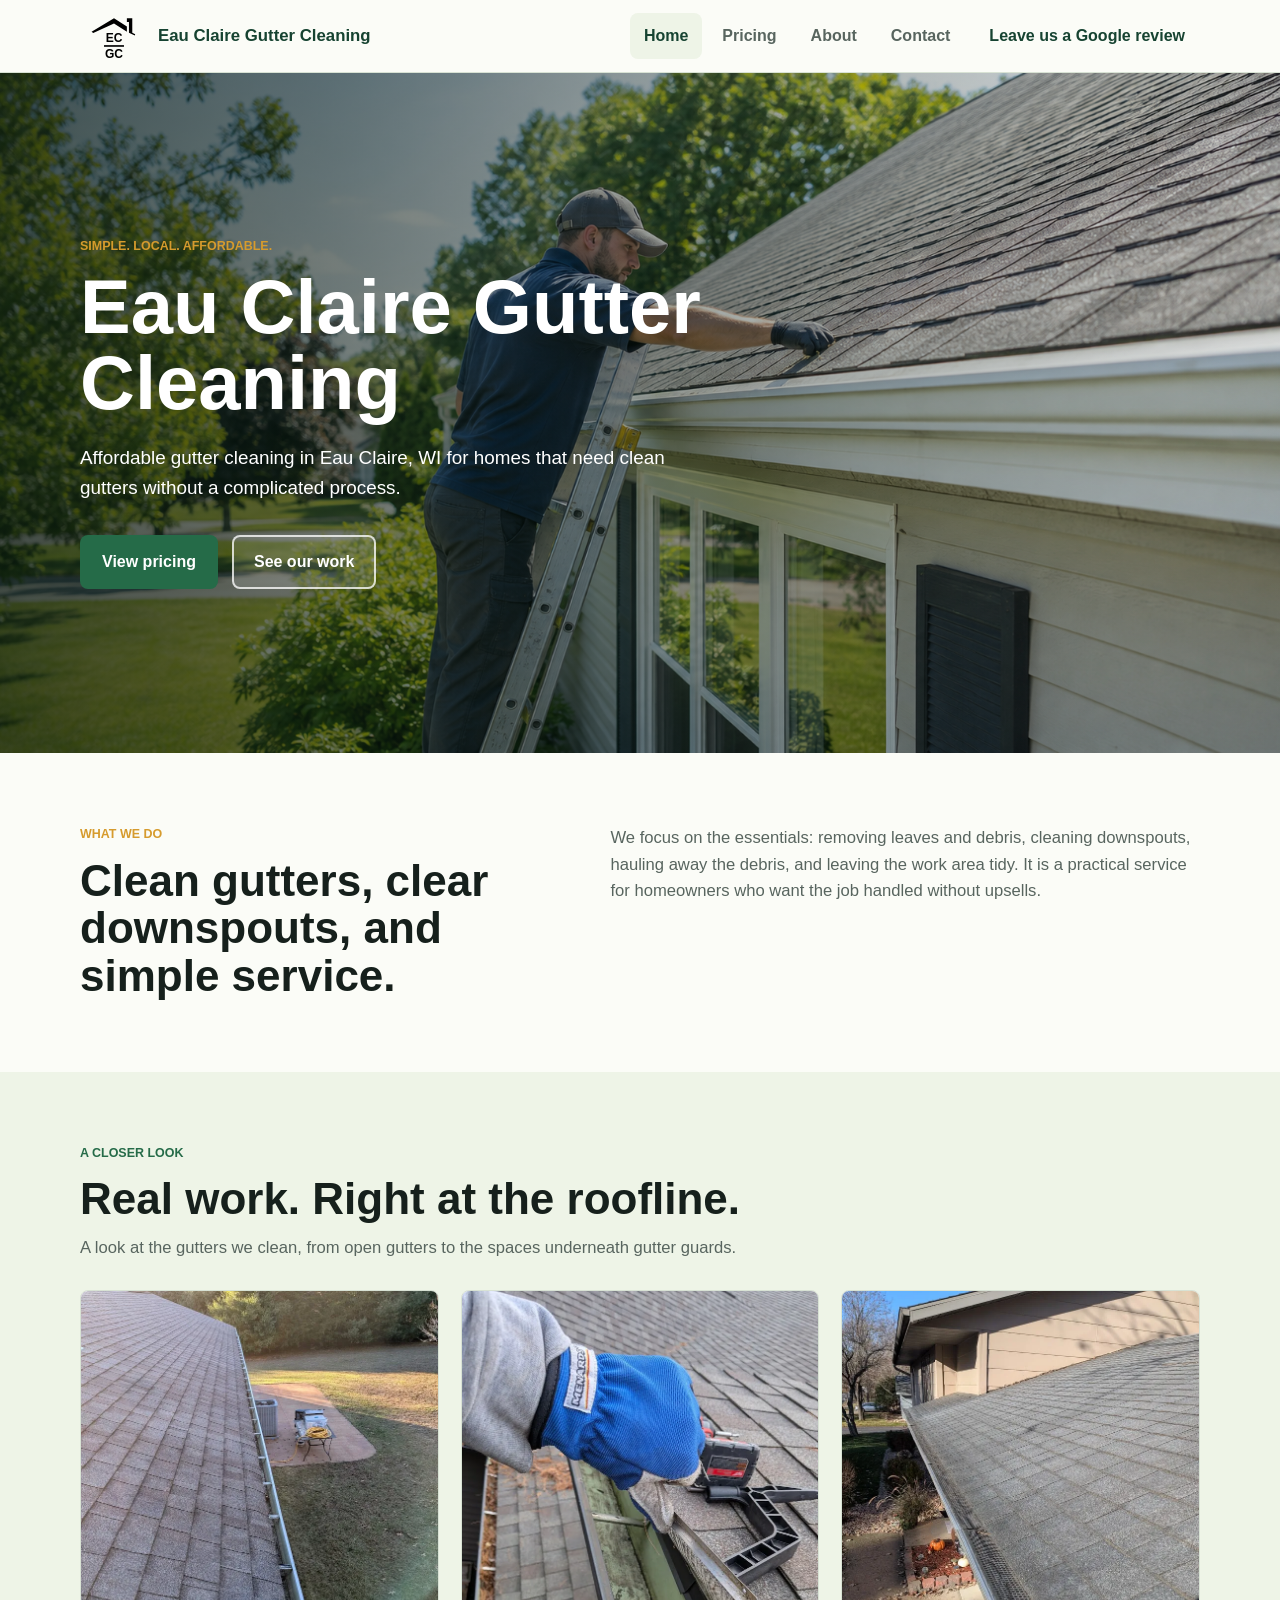
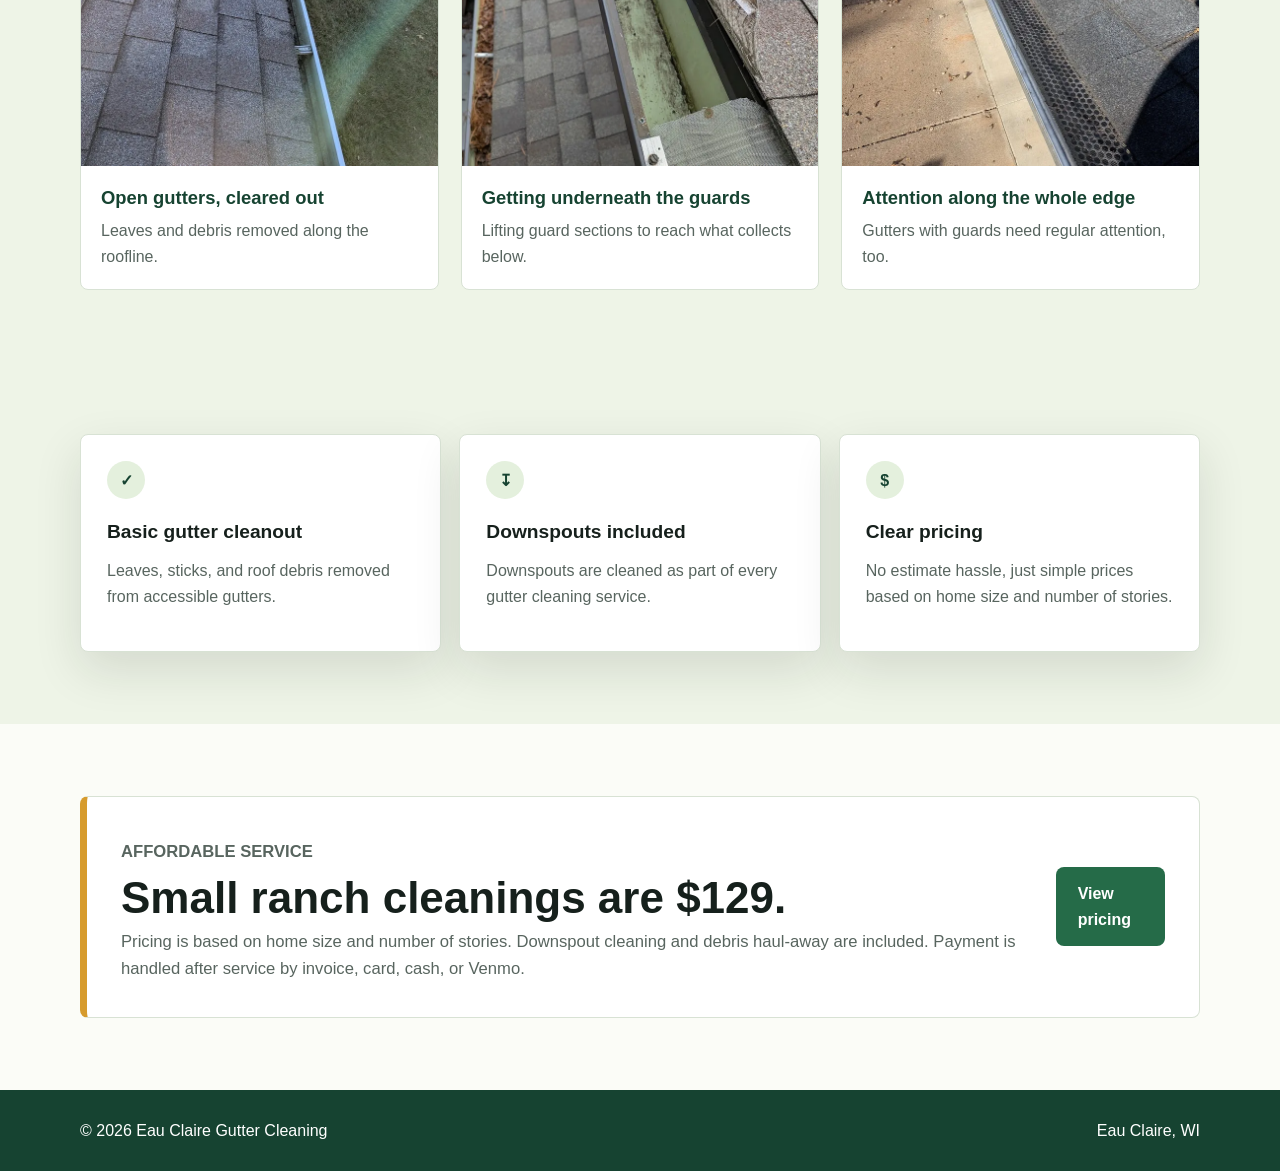
<file: index.html>
<!DOCTYPE html>
<html lang="en">
  <head>
    <meta charset="UTF-8" />
    <meta name="viewport" content="width=device-width, initial-scale=1.0" />
    <title>Eau Claire Gutter Cleaning | Affordable Gutter Cleaning in Eau Claire, WI</title>
    <meta
      name="description"
      content="Affordable Eau Claire gutter cleaning with flat pricing based on home size and stories. Downspout cleaning and debris haul-away included."
    />
    <meta name="keywords" content="Eau Claire gutter cleaning, gutter cleaning Eau Claire, gutter cleaners Eau Claire WI" />
    <meta name="robots" content="index, follow" />
    <link rel="canonical" href="https://eauclaireguttercleaning.com/" />
    <meta property="og:title" content="Eau Claire Gutter Cleaning" />
    <meta
      property="og:description"
      content="Affordable gutter cleaning in Eau Claire, WI with clear flat pricing and simple scheduling."
    />
    <meta property="og:type" content="website" />
    <meta property="og:url" content="https://eauclaireguttercleaning.com/" />
    <meta property="og:image" content="https://eauclaireguttercleaning.com/assets/images/hero-gutter-cleaning.png" />
    <meta name="twitter:card" content="summary_large_image" />
    <link rel="icon" href="assets/images/logo.svg" type="image/svg+xml" />
    <link rel="stylesheet" href="assets/css/styles.css?v=20261116" />
    <script type="application/ld+json">
      {
        "@context": "https://schema.org",
        "@type": "HomeAndConstructionBusiness",
        "name": "Eau Claire Gutter Cleaning",
        "url": "https://eauclaireguttercleaning.com/",
        "email": "eauclaireguttercleaning@gmail.com",
        "image": "https://eauclaireguttercleaning.com/assets/images/hero-gutter-cleaning.png",
        "description": "Affordable gutter cleaning in Eau Claire, WI with flat pricing based on home size and number of stories.",
        "priceRange": "$129-$299+",
        "areaServed": [
          "Eau Claire, WI",
          "Altoona, WI",
          "Chippewa Falls, WI"
        ],
        "address": {
          "@type": "PostalAddress",
          "addressLocality": "Eau Claire",
          "addressRegion": "WI",
          "addressCountry": "US"
        },
        "makesOffer": {
          "@type": "OfferCatalog",
          "name": "Gutter Cleaning Services",
          "itemListElement": [
            {
              "@type": "Offer",
              "name": "Gutter cleaning",
              "itemOffered": {
                "@type": "Service",
                "name": "Eau Claire gutter cleaning",
                "serviceType": "Gutter cleaning"
              }
            },
            {
              "@type": "Offer",
              "name": "Downspout cleaning included",
              "itemOffered": {
                "@type": "Service",
                "name": "Downspout cleaning"
              }
            }
          ]
        }
      }
    </script>
  </head>
  <body>
    <header class="site-header">
      <nav class="nav" aria-label="Main navigation">
        <a class="brand" href="index.html">
          <img class="brand-logo" src="assets/images/logo.svg" alt="" />
          <span class="brand-text">Eau Claire Gutter Cleaning</span>
        </a>
        <button class="nav-toggle" type="button" aria-label="Open navigation" aria-expanded="false">
          <span></span>
          <span></span>
          <span></span>
        </button>
        <div class="nav-links">
          <a href="index.html" aria-current="page">Home</a>
          <a href="pricing.html">Pricing</a>
          <a href="about.html">About</a>
          <a href="contact.html">Contact</a>
          <a class="review-link" href="https://g.page/r/CfcEi82NCIwNEBM/review" target="_blank" rel="noopener">Leave us a Google review</a>
        </div>
      </nav>
    </header>

    <main>
      <section class="hero">
        <div class="hero-content">
          <p class="eyebrow">Simple. Local. Affordable.</p>
          <h1>Eau Claire Gutter Cleaning</h1>
          <p>
            Affordable gutter cleaning in Eau Claire, WI for homes that need clean gutters without a complicated
            process.
          </p>
          <div class="hero-actions">
            <a class="button button-primary" href="pricing.html">View pricing</a>
            <a class="button button-secondary" href="#our-work">See our work</a>
          </div>
        </div>
      </section>

      <section class="section">
        <div class="section-inner split">
          <div>
            <p class="eyebrow">What we do</p>
            <h2>Clean gutters, clear downspouts, and simple service.</h2>
          </div>
          <p class="section-lead">
            We focus on the essentials: removing leaves and debris, cleaning downspouts, hauling away the debris, and
            leaving the work area tidy. It is a practical service for homeowners who want the job handled without
            upsells.
          </p>
        </div>
      </section>

      <section class="section section-muted" id="our-work" aria-labelledby="our-work-title">
        <div class="section-inner">
          <div class="photo-section-header">
            <p class="eyebrow">A closer look</p>
            <h2 id="our-work-title">Real work. Right at the roofline.</h2>
            <p class="section-lead">
              A look at the gutters we clean, from open gutters to the spaces underneath gutter guards.
            </p>
          </div>
          <div class="work-photo-grid">
            <figure class="work-photo-card">
              <img
                src="assets/images/clean-open-gutter.webp"
                width="722"
                height="963"
                alt="Open gutter running along a shingle roof with the leaves and large debris cleared away"
                loading="lazy"
                decoding="async"
              />
              <figcaption>
                <h3>Open gutters, cleared out</h3>
                <p>Leaves and debris removed along the roofline.</p>
              </figcaption>
            </figure>
            <figure class="work-photo-card">
              <img
                src="assets/images/gutter-guard-cleaning.webp"
                width="722"
                height="963"
                alt="A gloved hand lifting a mesh gutter guard to access the gutter underneath"
                loading="lazy"
                decoding="async"
              />
              <figcaption>
                <h3>Getting underneath the guards</h3>
                <p>Lifting guard sections to reach what collects below.</p>
              </figcaption>
            </figure>
            <figure class="work-photo-card">
              <img
                src="assets/images/clean-gutter-guards.webp"
                width="722"
                height="963"
                alt="Perforated gutter guards along the edge of a shingle roof, mostly clear of surface debris"
                loading="lazy"
                decoding="async"
              />
              <figcaption>
                <h3>Attention along the whole edge</h3>
                <p>Gutters with guards need regular attention, too.</p>
              </figcaption>
            </figure>
          </div>
        </div>
      </section>

      <section class="section section-muted">
        <div class="section-inner">
          <div class="card-grid">
            <article class="info-card">
              <span class="icon" aria-hidden="true">✓</span>
              <h3>Basic gutter cleanout</h3>
              <p>Leaves, sticks, and roof debris removed from accessible gutters.</p>
            </article>
            <article class="info-card">
              <span class="icon" aria-hidden="true">↧</span>
              <h3>Downspouts included</h3>
              <p>Downspouts are cleaned as part of every gutter cleaning service.</p>
            </article>
            <article class="info-card">
              <span class="icon" aria-hidden="true">$</span>
              <h3>Clear pricing</h3>
              <p>No estimate hassle, just simple prices based on home size and number of stories.</p>
            </article>
          </div>
        </div>
      </section>

      <section class="section">
        <div class="section-inner cta-band">
          <div>
            <p class="eyebrow">Affordable service</p>
            <h2>Small ranch cleanings are $129.</h2>
            <p>
              Pricing is based on home size and number of stories. Downspout cleaning and debris haul-away are
              included. Payment is handled after service by invoice, card, cash, or Venmo.
            </p>
          </div>
          <a class="button button-primary" href="pricing.html">View pricing</a>
        </div>
      </section>
    </main>

    <footer class="site-footer">
      <div class="footer-inner">
        <p>&copy; 2026 Eau Claire Gutter Cleaning</p>
        <p>Eau Claire, WI</p>
      </div>
    </footer>

    <script>
      const navToggle = document.querySelector(".nav-toggle");
      const navLinks = document.querySelector(".nav-links");

      navToggle.addEventListener("click", () => {
        const expanded = navToggle.getAttribute("aria-expanded") === "true";
        navToggle.setAttribute("aria-expanded", String(!expanded));
        navLinks.classList.toggle("is-open");
      });
    </script>
  </body>
</html>
</file>
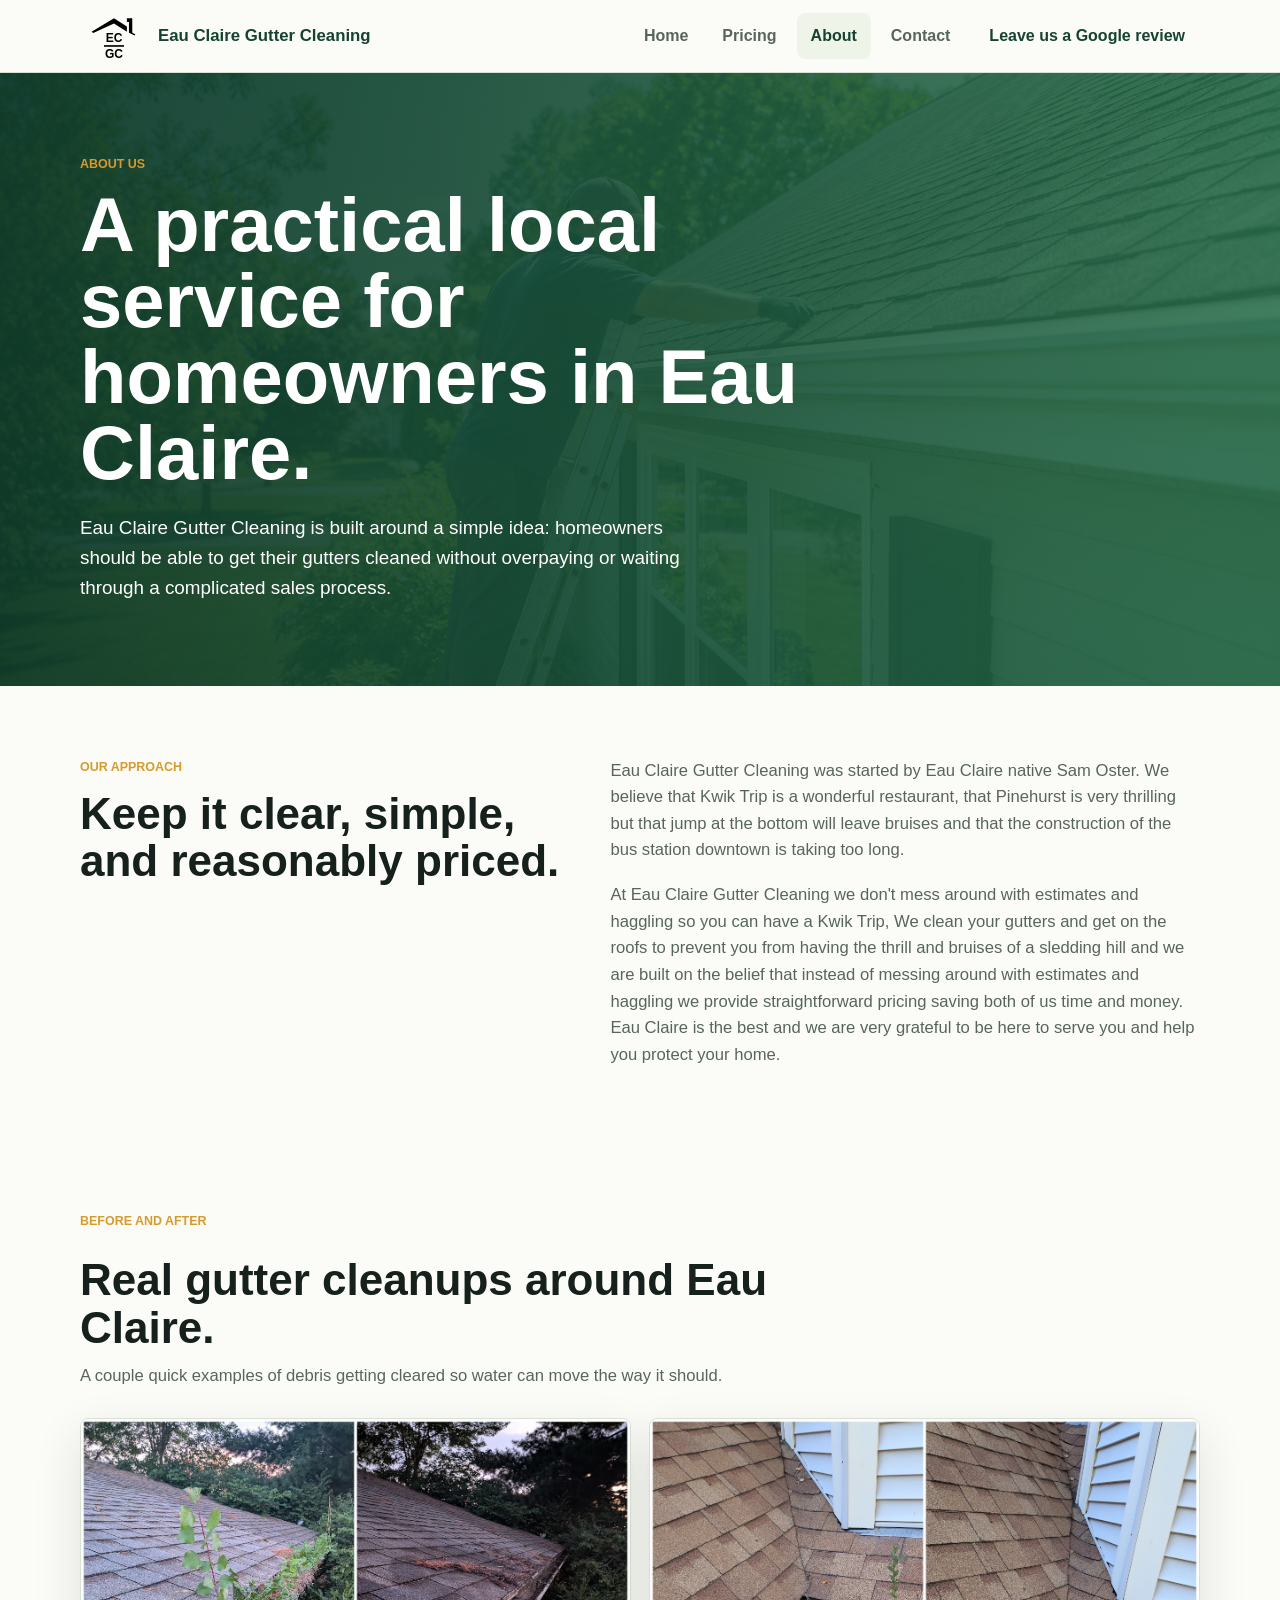
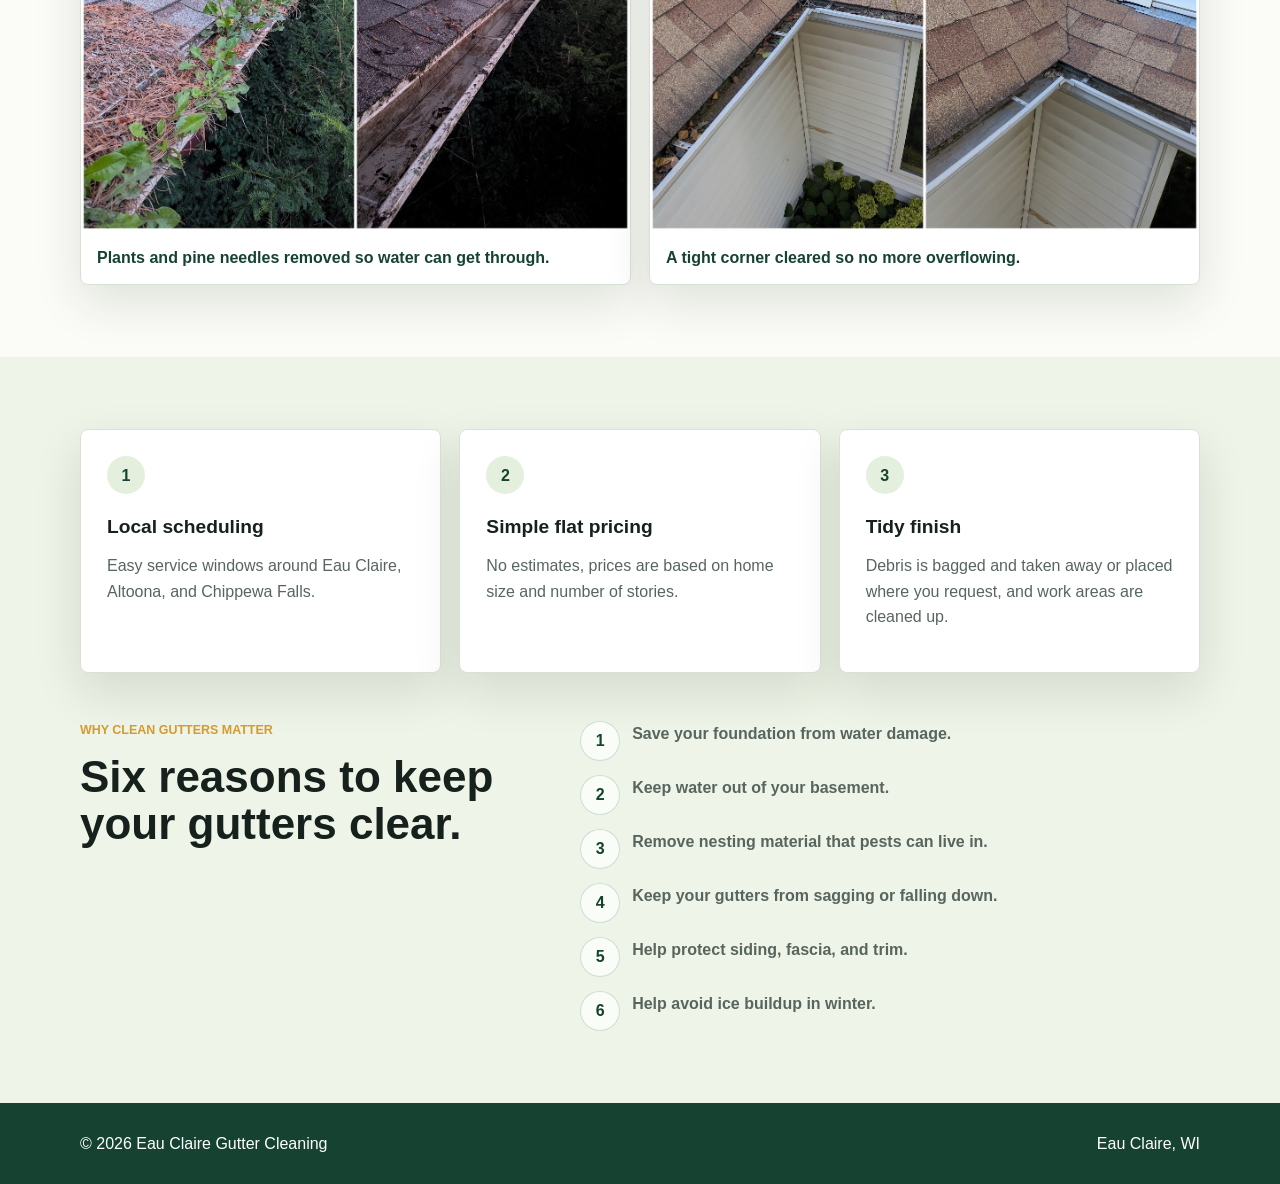
<file: about.html>
<!DOCTYPE html>
<html lang="en">
  <head>
    <meta charset="UTF-8" />
    <meta name="viewport" content="width=device-width, initial-scale=1.0" />
    <title>About Eau Claire Gutter Cleaning | Local Gutter Cleaning Service</title>
    <meta
      name="description"
      content="Learn about Eau Claire Gutter Cleaning, a simple and affordable local gutter cleaning service for Eau Claire and nearby communities."
    />
    <meta name="keywords" content="Eau Claire gutter cleaning, local gutter cleaning Eau Claire, affordable gutter cleaning" />
    <meta name="robots" content="index, follow" />
    <link rel="canonical" href="https://eauclaireguttercleaning.com/about.html" />
    <meta property="og:title" content="About Eau Claire Gutter Cleaning" />
    <meta
      property="og:description"
      content="A simple local gutter cleaning service for Eau Claire, Altoona, Chippewa Falls, and nearby communities."
    />
    <meta property="og:type" content="website" />
    <meta property="og:url" content="https://eauclaireguttercleaning.com/about.html" />
    <meta property="og:image" content="https://eauclaireguttercleaning.com/assets/images/hero-gutter-cleaning.png" />
    <meta name="twitter:card" content="summary_large_image" />
    <link rel="icon" href="assets/images/logo.svg" type="image/svg+xml" />
    <link rel="stylesheet" href="assets/css/styles.css?v=20261007" />
  </head>
  <body>
    <header class="site-header">
      <nav class="nav" aria-label="Main navigation">
        <a class="brand" href="index.html">
          <img class="brand-logo" src="assets/images/logo.svg" alt="" />
          <span class="brand-text">Eau Claire Gutter Cleaning</span>
        </a>
        <button class="nav-toggle" type="button" aria-label="Open navigation" aria-expanded="false">
          <span></span>
          <span></span>
          <span></span>
        </button>
        <div class="nav-links">
          <a href="index.html">Home</a>
          <a href="pricing.html">Pricing</a>
          <a href="about.html" aria-current="page">About</a>
          <a href="contact.html">Contact</a>
          <a class="review-link" href="https://g.page/r/CfcEi82NCIwNEBM/review" target="_blank" rel="noopener">Leave us a Google review</a>
        </div>
      </nav>
    </header>

    <main>
      <section class="page-hero">
        <div class="section-inner">
          <p class="eyebrow">About us</p>
          <h1>A practical local service for homeowners in Eau Claire.</h1>
          <p>
            Eau Claire Gutter Cleaning is built around a simple idea: homeowners should be able to get their gutters
            cleaned without overpaying or waiting through a complicated sales process.
          </p>
        </div>
      </section>

      <section class="section">
        <div class="section-inner split">
          <div>
            <p class="eyebrow">Our approach</p>
            <h2>Keep it clear, simple, and reasonably priced.</h2>
          </div>
          <div class="stack">
            <p>
              Eau Claire Gutter Cleaning was started by Eau Claire native Sam Oster. We believe that Kwik Trip is a
              wonderful restaurant, that Pinehurst is very thrilling but that jump at the bottom will leave bruises and
              that the construction of the bus station downtown is taking too long.
            </p>
            <p>
              At Eau Claire Gutter Cleaning we don't mess around with estimates and haggling so you can have a Kwik
              Trip, We clean your gutters and get on the roofs to prevent you from having the thrill and bruises of a sledding hill and we are built on the belief that instead of
              messing around with estimates and haggling we provide straightforward pricing saving both of us time and
              money. Eau Claire is the best and we are very grateful to be here to serve you and help you protect your
              home.
            </p>
          </div>
        </div>
      </section>

      <section class="section">
        <div class="section-inner">
          <div class="before-after-header">
            <p class="eyebrow">Before and after</p>
            <h2>Real gutter cleanups around Eau Claire.</h2>
            <p class="section-lead">
              A couple quick examples of debris getting cleared so water can move the way it should.
            </p>
          </div>
          <div class="before-after-grid">
            <figure class="before-after-card">
              <img
                src="assets/images/before-after-roof-gutter.jpg"
                alt="Before and after photos of roof debris and a cleared gutter edge"
              />
              <figcaption>Plants and pine needles removed so water can get through.</figcaption>
            </figure>
            <figure class="before-after-card">
              <img
                src="assets/images/before-after-valley-gutter.jpg"
                alt="Before and after photos of a clogged valley gutter cleaned out"
              />
              <figcaption>A tight corner cleared so no more overflowing.</figcaption>
            </figure>
          </div>
        </div>
      </section>

      <section class="section section-muted">
        <div class="section-inner">
          <div class="card-grid">
            <article class="info-card">
              <span class="icon" aria-hidden="true">1</span>
              <h3>Local scheduling</h3>
              <p>Easy service windows around Eau Claire, Altoona, and Chippewa Falls.</p>
            </article>
            <article class="info-card">
              <span class="icon" aria-hidden="true">2</span>
              <h3>Simple flat pricing</h3>
              <p>No estimates, prices are based on home size and number of stories.</p>
            </article>
            <article class="info-card">
              <span class="icon" aria-hidden="true">3</span>
              <h3>Tidy finish</h3>
              <p>Debris is bagged and taken away or placed where you request, and work areas are cleaned up.</p>
            </article>
          </div>

          <div class="reasons-block">
            <div>
              <p class="eyebrow">Why clean gutters matter</p>
              <h2>Six reasons to keep your gutters clear.</h2>
            </div>
            <ol class="reasons-list">
              <li>Save your foundation from water damage.</li>
              <li>Keep water out of your basement.</li>
              <li>Remove nesting material that pests can live in.</li>
              <li>Keep your gutters from sagging or falling down.</li>
              <li>Help protect siding, fascia, and trim.</li>
              <li>Help avoid ice buildup in winter.</li>
            </ol>
          </div>
        </div>
      </section>
    </main>

    <footer class="site-footer">
      <div class="footer-inner">
        <p>&copy; 2026 Eau Claire Gutter Cleaning</p>
        <p>Eau Claire, WI</p>
      </div>
    </footer>

    <script>
      const navToggle = document.querySelector(".nav-toggle");
      const navLinks = document.querySelector(".nav-links");

      navToggle.addEventListener("click", () => {
        const expanded = navToggle.getAttribute("aria-expanded") === "true";
        navToggle.setAttribute("aria-expanded", String(!expanded));
        navLinks.classList.toggle("is-open");
      });
    </script>
  </body>
</html>
</file>
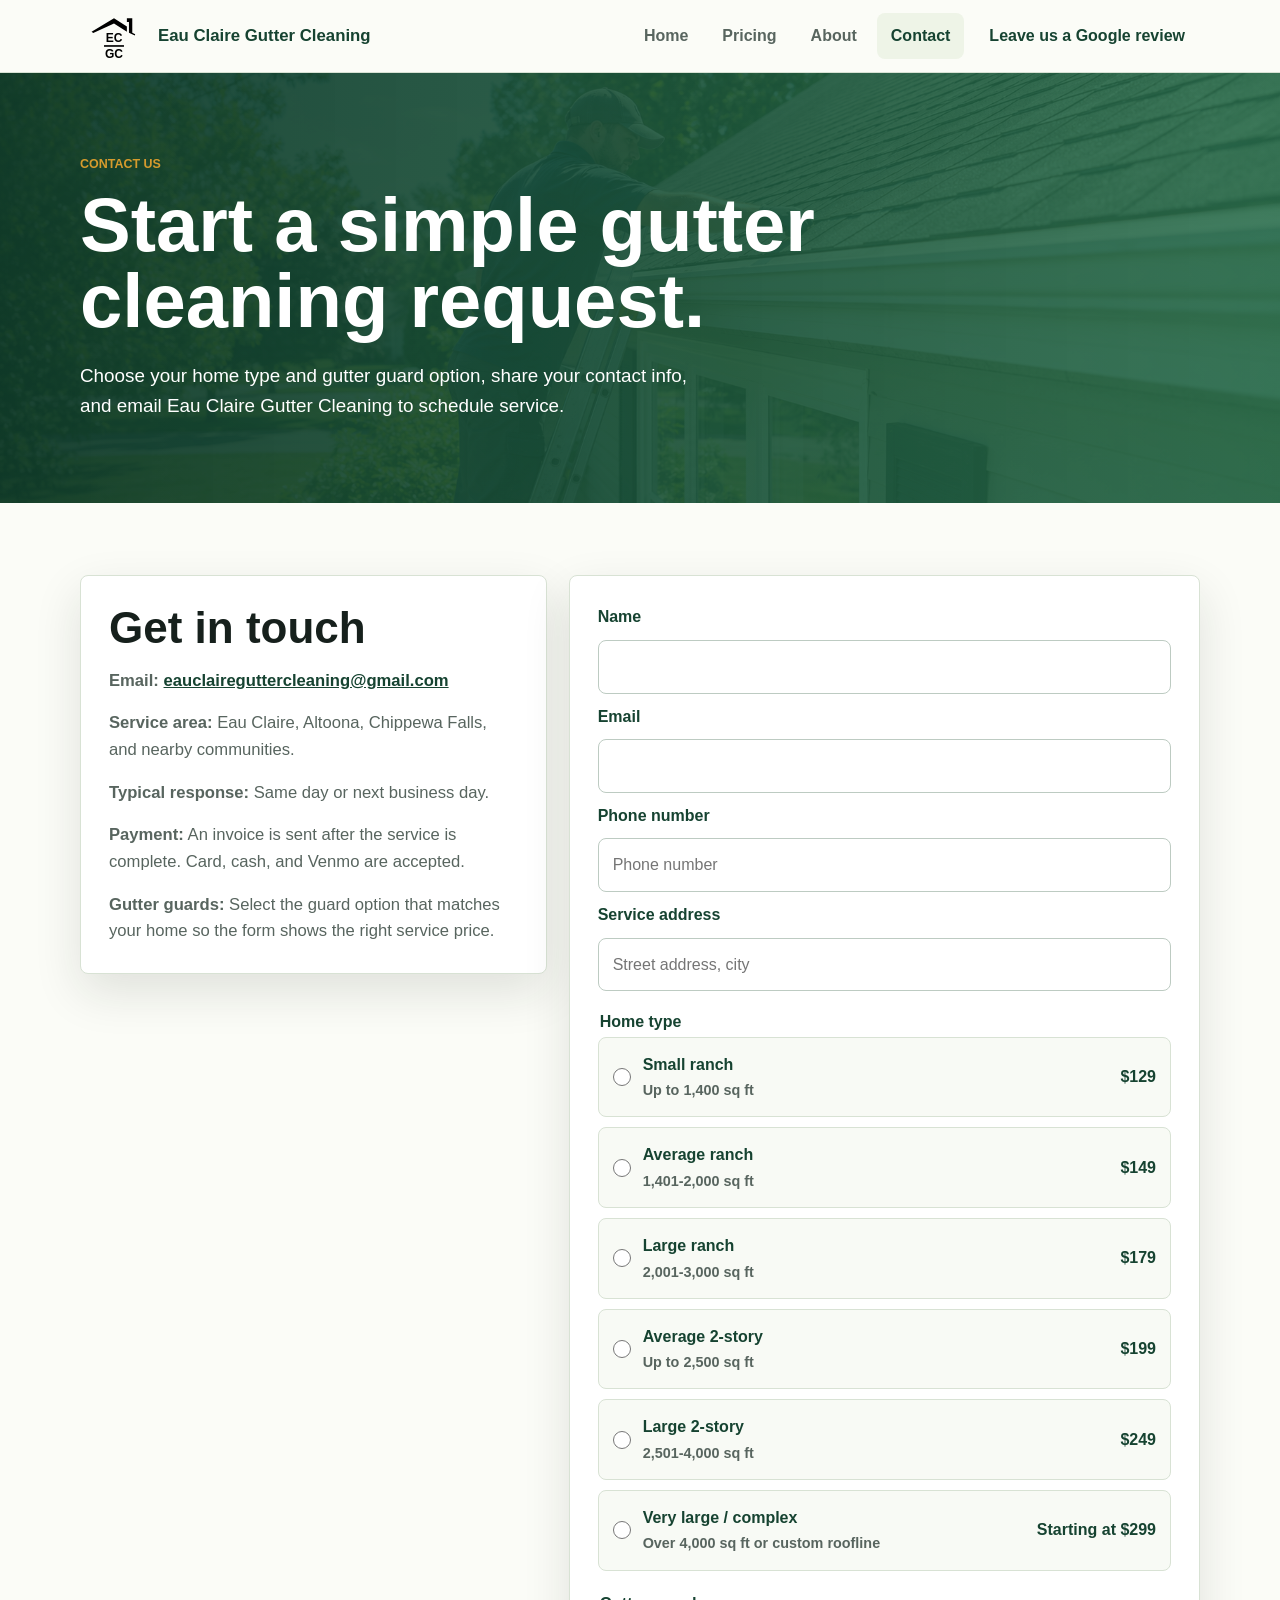
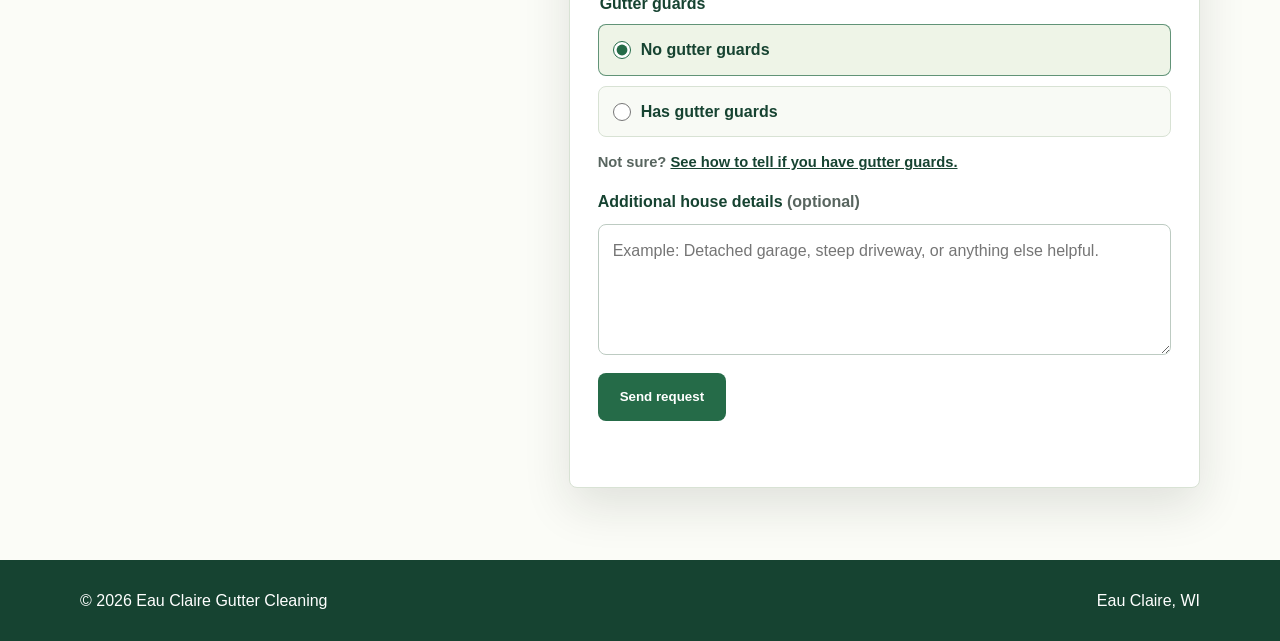
<file: contact.html>
<!DOCTYPE html>
<html lang="en">
  <head>
    <meta charset="UTF-8" />
    <meta name="viewport" content="width=device-width, initial-scale=1.0" />
    <title>Contact Eau Claire Gutter Cleaning | Schedule Gutter Cleaning</title>
    <meta
      name="description"
      content="Contact Eau Claire Gutter Cleaning to schedule affordable gutter cleaning in Eau Claire, WI, with or without gutter guards."
    />
    <meta name="keywords" content="contact Eau Claire gutter cleaning, schedule gutter cleaning Eau Claire WI" />
    <meta name="robots" content="index, follow" />
    <link rel="canonical" href="https://eauclaireguttercleaning.com/contact.html" />
    <meta property="og:title" content="Contact Eau Claire Gutter Cleaning" />
    <meta
      property="og:description"
      content="Choose your home type, gutter guard option, and contact Eau Claire Gutter Cleaning to schedule service."
    />
    <meta property="og:type" content="website" />
    <meta property="og:url" content="https://eauclaireguttercleaning.com/contact.html" />
    <meta property="og:image" content="https://eauclaireguttercleaning.com/assets/images/hero-gutter-cleaning.png" />
    <meta name="twitter:card" content="summary_large_image" />
    <link rel="icon" href="assets/images/logo.svg" type="image/svg+xml" />
    <link rel="stylesheet" href="assets/css/styles.css?v=20260818" />
  </head>
  <body>
    <header class="site-header">
      <nav class="nav" aria-label="Main navigation">
        <a class="brand" href="index.html">
          <img class="brand-logo" src="assets/images/logo.svg" alt="" />
          <span class="brand-text">Eau Claire Gutter Cleaning</span>
        </a>
        <button class="nav-toggle" type="button" aria-label="Open navigation" aria-expanded="false">
          <span></span>
          <span></span>
          <span></span>
        </button>
        <div class="nav-links">
          <a href="index.html">Home</a>
          <a href="pricing.html">Pricing</a>
          <a href="about.html">About</a>
          <a href="contact.html" aria-current="page">Contact</a>
          <a class="review-link" href="https://g.page/r/CfcEi82NCIwNEBM/review" target="_blank" rel="noopener">Leave us a Google review</a>
        </div>
      </nav>
    </header>

    <main>
      <section class="page-hero">
        <div class="section-inner">
          <p class="eyebrow">Contact us</p>
          <h1>Start a simple gutter cleaning request.</h1>
          <p>
            Choose your home type and gutter guard option, share your contact info, and email Eau Claire Gutter
            Cleaning to schedule service.
          </p>
        </div>
      </section>

      <section class="section">
        <div class="section-inner contact-layout">
          <div class="contact-panel">
            <h2>Get in touch</h2>
            <p>
              <strong>Email:</strong>
              <a href="mailto:eauclaireguttercleaning@gmail.com">eauclaireguttercleaning@gmail.com</a>
            </p>
            <p><strong>Service area:</strong> Eau Claire, Altoona, Chippewa Falls, and nearby communities.</p>
            <p><strong>Typical response:</strong> Same day or next business day.</p>
            <p>
              <strong>Payment:</strong> An invoice is sent after the service is complete. Card, cash, and Venmo are
              accepted.
            </p>
            <p>
              <strong>Gutter guards:</strong> Select the guard option that matches your home so the form shows the
              right service price.
            </p>
          </div>

          <form class="contact-form" id="contact-form" data-formspree-endpoint="https://formspree.io/f/mnjezwwn">
            <label for="name">Name</label>
            <input id="name" name="name" type="text" autocomplete="name" required />

            <label for="email">Email</label>
            <input id="email" name="email" type="email" autocomplete="email" required />

            <label for="phone">Phone number</label>
            <input id="phone" name="phone" type="tel" autocomplete="tel" placeholder="Phone number" required />

            <label for="service-address">Service address</label>
            <input
              id="service-address"
              name="service_address"
              type="text"
              autocomplete="street-address"
              placeholder="Street address, city"
              required
            />

            <fieldset class="home-options">
              <legend>Home type</legend>
              <label class="home-option">
                <input
                  type="radio"
                  name="home_type"
                  value="Small ranch - Up to 1,400 sq ft - $129 - No gutter guards"
                  data-plan="small-ranch"
                  data-label="Small ranch - Up to 1,400 sq ft"
                  data-base-price="$129"
                  data-guard-price="$181"
                  required
                />
                <span>
                  <strong>Small ranch</strong>
                  <small>Up to 1,400 sq ft</small>
                </span>
                <b>$129</b>
              </label>
              <label class="home-option">
                <input
                  type="radio"
                  name="home_type"
                  value="Average ranch - 1,401-2,000 sq ft - $149 - No gutter guards"
                  data-plan="average-ranch"
                  data-label="Average ranch - 1,401-2,000 sq ft"
                  data-base-price="$149"
                  data-guard-price="$209"
                />
                <span>
                  <strong>Average ranch</strong>
                  <small>1,401-2,000 sq ft</small>
                </span>
                <b>$149</b>
              </label>
              <label class="home-option">
                <input
                  type="radio"
                  name="home_type"
                  value="Large ranch - 2,001-3,000 sq ft - $179 - No gutter guards"
                  data-plan="large-ranch"
                  data-label="Large ranch - 2,001-3,000 sq ft"
                  data-base-price="$179"
                  data-guard-price="$251"
                />
                <span>
                  <strong>Large ranch</strong>
                  <small>2,001-3,000 sq ft</small>
                </span>
                <b>$179</b>
              </label>
              <label class="home-option">
                <input
                  type="radio"
                  name="home_type"
                  value="Average 2-story - Up to 2,500 sq ft - $199 - No gutter guards"
                  data-plan="average-2-story"
                  data-label="Average 2-story - Up to 2,500 sq ft"
                  data-base-price="$199"
                  data-guard-price="$279"
                />
                <span>
                  <strong>Average 2-story</strong>
                  <small>Up to 2,500 sq ft</small>
                </span>
                <b>$199</b>
              </label>
              <label class="home-option">
                <input
                  type="radio"
                  name="home_type"
                  value="Large 2-story - 2,501-4,000 sq ft - $249 - No gutter guards"
                  data-plan="large-2-story"
                  data-label="Large 2-story - 2,501-4,000 sq ft"
                  data-base-price="$249"
                  data-guard-price="$349"
                />
                <span>
                  <strong>Large 2-story</strong>
                  <small>2,501-4,000 sq ft</small>
                </span>
                <b>$249</b>
              </label>
              <label class="home-option">
                <input
                  type="radio"
                  name="home_type"
                  value="Very large / complex - Over 4,000 sq ft or custom roofline - Starting at $299 - No gutter guards"
                  data-plan="very-large-complex"
                  data-label="Very large / complex - Over 4,000 sq ft or custom roofline"
                  data-base-price="Starting at $299"
                  data-guard-price="Starting at $419"
                />
                <span>
                  <strong>Very large / complex</strong>
                  <small>Over 4,000 sq ft or custom roofline</small>
                </span>
                <b>Starting at $299</b>
              </label>
            </fieldset>

            <fieldset class="guard-options">
              <legend>Gutter guards</legend>
              <div class="toggle-options">
                <label class="toggle-option">
                  <input type="radio" name="gutter_guards" value="No gutter guards" data-guard="no" checked required />
                  <span>No gutter guards</span>
                </label>
                <label class="toggle-option">
                  <input type="radio" name="gutter_guards" value="Has gutter guards" data-guard="yes" />
                  <span>Has gutter guards</span>
                </label>
              </div>
            </fieldset>
            <p class="guard-help">
              Not sure?
              <a href="gutter-guards.html">See how to tell if you have gutter guards.</a>
            </p>

            <label for="additional-details">Additional house details <span class="optional-text">(optional)</span></label>
            <textarea
              id="additional-details"
              name="additional_house_details"
              rows="4"
              placeholder="Example: Detached garage, steep driveway, or anything else helpful."
            ></textarea>

            <button class="button button-primary" type="submit">Send request</button>
            <p class="form-status" id="form-status" role="status" aria-live="polite"></p>
          </form>
        </div>
      </section>
    </main>

    <footer class="site-footer">
      <div class="footer-inner">
        <p>&copy; 2026 Eau Claire Gutter Cleaning</p>
        <p>Eau Claire, WI</p>
      </div>
    </footer>

    <script>
      const contactForm = document.querySelector("#contact-form");
      const submitButton = contactForm.querySelector('button[type="submit"]');
      const formStatus = document.querySelector("#form-status");
      const formspreeEndpoint = contactForm.dataset.formspreeEndpoint.trim();
      const pageParams = new URLSearchParams(window.location.search);
      const selectedHomeType = pageParams.get("homeType");
      const selectedGutterGuards = pageParams.get("gutterGuards");
      const homeTypeInputs = document.querySelectorAll('input[name="home_type"]');
      const gutterGuardInputs = document.querySelectorAll('input[name="gutter_guards"]');

      if (selectedGutterGuards === "yes") {
        document.querySelector('input[name="gutter_guards"][data-guard="yes"]').checked = true;
      }

      const updateContactPrices = () => {
        const hasGuards = document.querySelector('input[name="gutter_guards"]:checked').dataset.guard === "yes";

        homeTypeInputs.forEach((input) => {
          const price = hasGuards ? input.dataset.guardPrice : input.dataset.basePrice;
          const guardLabel = hasGuards ? "With gutter guards" : "No gutter guards";
          input.value = `${input.dataset.label} - ${price} - ${guardLabel}`;
          input.dataset.currentPrice = price;
          input.closest(".home-option").querySelector("b").textContent = price;
        });
      };

      gutterGuardInputs.forEach((input) => {
        input.addEventListener("change", updateContactPrices);
      });

      updateContactPrices();

      if (selectedHomeType) {
        homeTypeInputs.forEach((input) => {
          if (input.dataset.plan === selectedHomeType) {
            input.checked = true;
          }
        });
      }

      contactForm.addEventListener("submit", async (event) => {
        event.preventDefault();

        if (!contactForm.reportValidity()) {
          return;
        }

        const formData = new FormData(contactForm);
        const selectedHome = formData.get("home_type");
        const selectedHomeInput = contactForm.querySelector('input[name="home_type"]:checked');
        const selectedPrice = selectedHomeInput ? selectedHomeInput.dataset.currentPrice : "Not selected";
        const selectedGuardOption = formData.get("gutter_guards");
        const additionalDetails = formData.get("additional_house_details") || "None provided";
        const subject = `Gutter cleaning request from ${formData.get("name")}`;
        const body = [
          "New gutter cleaning request",
          "",
          `Name: ${formData.get("name")}`,
          `Customer email: ${formData.get("email")}`,
          `Phone number: ${formData.get("phone")}`,
          `Service address: ${formData.get("service_address")}`,
          `Selected home type: ${selectedHome}`,
          `Gutter guards: ${selectedGuardOption}`,
          `Service price: ${selectedPrice}`,
          `Additional house details: ${additionalDetails}`
        ].join("\n");

        if (!formspreeEndpoint) {
          formStatus.textContent =
            "The form is not connected yet. Please email eauclaireguttercleaning@gmail.com directly.";
          formStatus.classList.remove("is-success");
          formStatus.classList.add("is-error");
          return;
        }

        formData.set("_subject", subject);
        formData.set("_replyto", formData.get("email"));
        formData.set("message", body);
        formStatus.textContent = "";
        submitButton.disabled = true;
        submitButton.textContent = "Sending...";

        try {
          const response = await fetch(formspreeEndpoint, {
            method: "POST",
            body: formData,
            headers: {
              Accept: "application/json"
            }
          });

          if (!response.ok) {
            throw new Error("Form submission failed");
          }

          contactForm.reset();
          formStatus.textContent =
            "Thank you. Your request has been sent, and we will respond within 1 to 2 business days.";
          formStatus.classList.remove("is-error");
          formStatus.classList.add("is-success");
        } catch (error) {
          formStatus.textContent =
            "Sorry, the form could not send. Please email eauclaireguttercleaning@gmail.com directly.";
          formStatus.classList.remove("is-success");
          formStatus.classList.add("is-error");
        } finally {
          submitButton.disabled = false;
          submitButton.textContent = "Send request";
        }
      });

      const navToggle = document.querySelector(".nav-toggle");
      const navLinks = document.querySelector(".nav-links");

      navToggle.addEventListener("click", () => {
        const expanded = navToggle.getAttribute("aria-expanded") === "true";
        navToggle.setAttribute("aria-expanded", String(!expanded));
        navLinks.classList.toggle("is-open");
      });
    </script>
  </body>
</html>
</file>
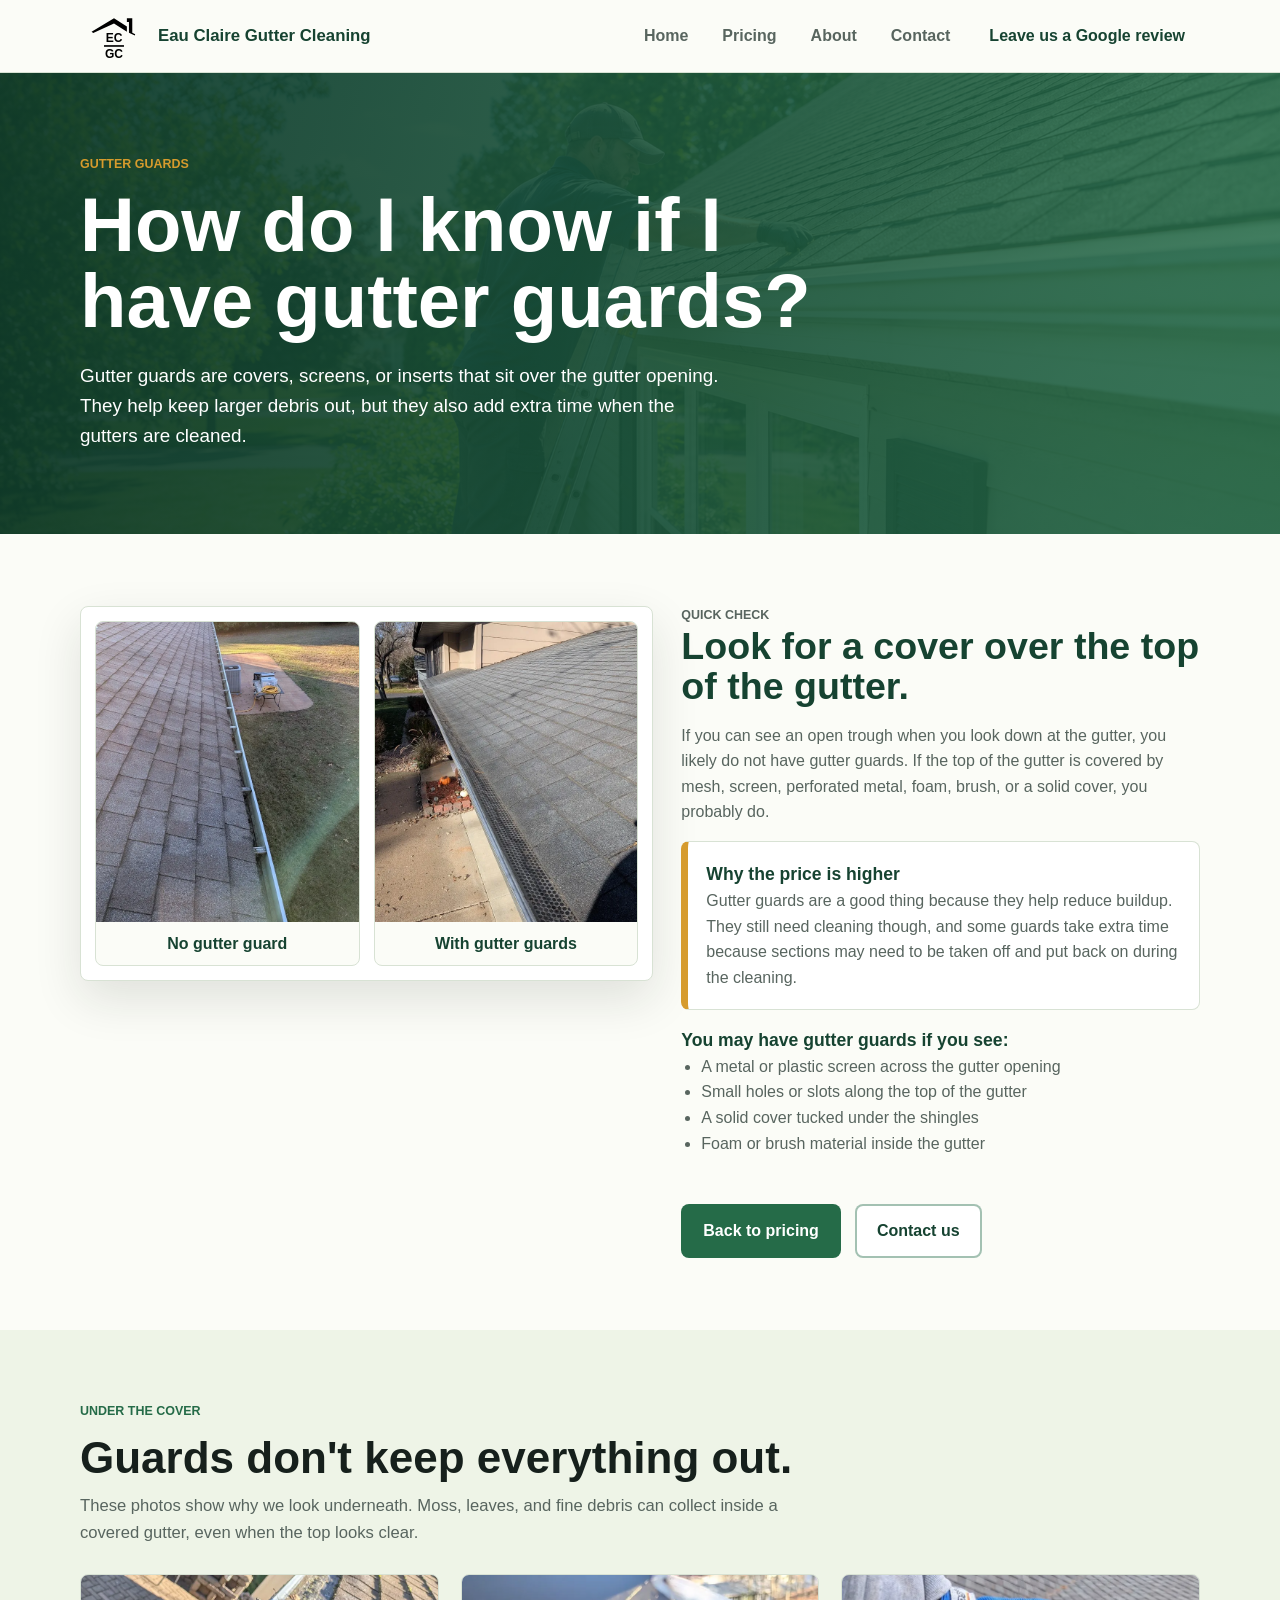
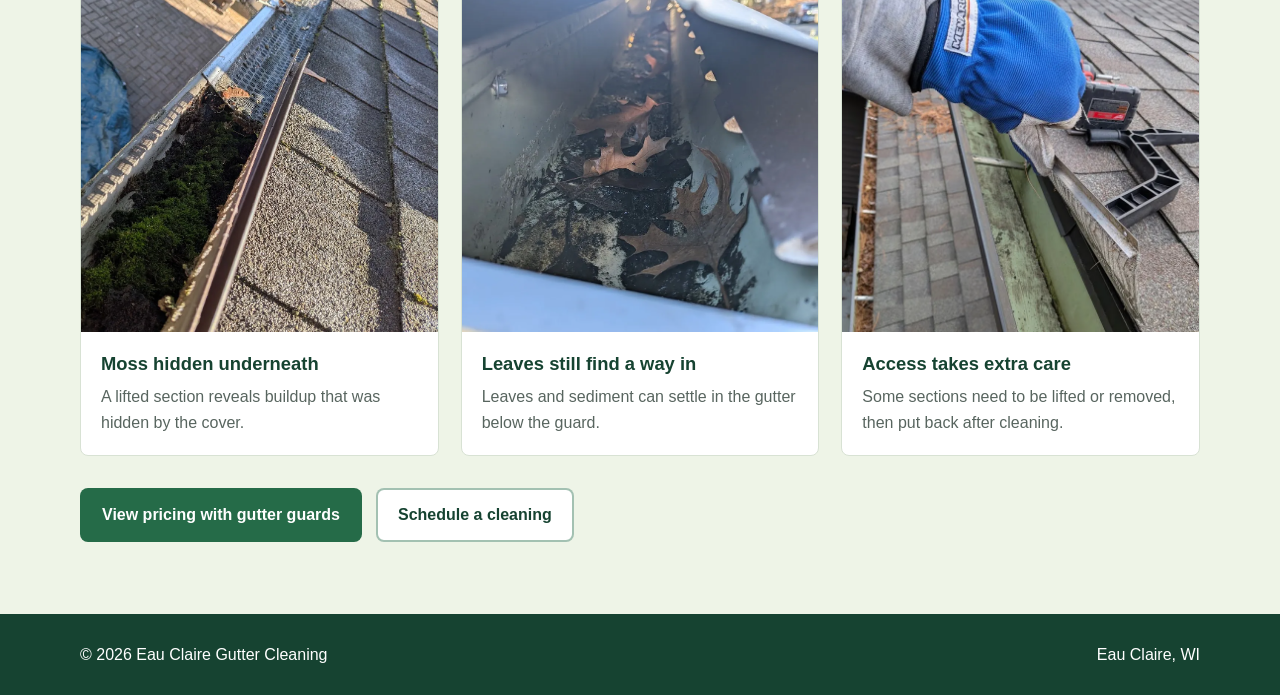
<file: gutter-guards.html>
<!DOCTYPE html>
<html lang="en">
  <head>
    <meta charset="UTF-8" />
    <meta name="viewport" content="width=device-width, initial-scale=1.0" />
    <title>How to Know If You Have Gutter Guards | Eau Claire Gutter Cleaning</title>
    <meta
      name="description"
      content="Learn how to tell if your home has gutter guards and why gutter guard cleaning takes extra time."
    />
    <meta
      name="keywords"
      content="gutter guards Eau Claire, gutter guard cleaning, how to know if I have gutter guards"
    />
    <meta name="robots" content="index, follow" />
    <link rel="canonical" href="https://eauclaireguttercleaning.com/gutter-guards.html" />
    <meta property="og:title" content="How to Know If You Have Gutter Guards | Eau Claire Gutter Cleaning" />
    <meta
      property="og:description"
      content="A simple guide to identifying gutter guards and understanding why they add time to gutter cleaning."
    />
    <meta property="og:type" content="website" />
    <meta property="og:url" content="https://eauclaireguttercleaning.com/gutter-guards.html" />
    <meta property="og:image" content="https://eauclaireguttercleaning.com/assets/images/hero-gutter-cleaning.png" />
    <meta name="twitter:card" content="summary_large_image" />
    <link rel="icon" href="assets/images/logo.svg" type="image/svg+xml" />
    <link rel="stylesheet" href="assets/css/styles.css?v=20261116" />
  </head>
  <body>
    <header class="site-header">
      <nav class="nav" aria-label="Main navigation">
        <a class="brand" href="index.html">
          <img class="brand-logo" src="assets/images/logo.svg" alt="" />
          <span class="brand-text">Eau Claire Gutter Cleaning</span>
        </a>
        <button class="nav-toggle" type="button" aria-label="Open navigation" aria-expanded="false">
          <span></span>
          <span></span>
          <span></span>
        </button>
        <div class="nav-links">
          <a href="index.html">Home</a>
          <a href="pricing.html">Pricing</a>
          <a href="about.html">About</a>
          <a href="contact.html">Contact</a>
          <a class="review-link" href="https://g.page/r/CfcEi82NCIwNEBM/review" target="_blank" rel="noopener">Leave us a Google review</a>
        </div>
      </nav>
    </header>

    <main>
      <section class="page-hero">
        <div class="section-inner">
          <p class="eyebrow">Gutter guards</p>
          <h1>How do I know if I have gutter guards?</h1>
          <p>
            Gutter guards are covers, screens, or inserts that sit over the gutter opening. They help keep larger debris
            out, but they also add extra time when the gutters are cleaned.
          </p>
        </div>
      </section>

      <section class="section">
        <div class="section-inner guard-layout">
          <div class="guard-graphic">
            <div class="guard-photo-grid" aria-label="Gutter guard comparison photos">
              <figure class="guard-photo-card">
                <img
                  src="assets/images/clean-open-gutter.webp"
                  width="722"
                  height="963"
                  alt="An open gutter with visible support brackets and no cover along a shingle roof"
                  loading="lazy"
                  decoding="async"
                />
                <figcaption>No gutter guard</figcaption>
              </figure>
              <figure class="guard-photo-card">
                <img
                  src="assets/images/clean-gutter-guards.webp"
                  width="722"
                  height="963"
                  alt="A perforated gutter guard covering the gutter opening along the roof edge"
                  loading="lazy"
                  decoding="async"
                />
                <figcaption>With gutter guards</figcaption>
              </figure>
            </div>
          </div>

          <div class="guard-copy">
            <div>
              <p class="eyebrow">Quick check</p>
              <h2>Look for a cover over the top of the gutter.</h2>
            </div>
            <p>
              If you can see an open trough when you look down at the gutter, you likely do not have gutter guards. If
              the top of the gutter is covered by mesh, screen, perforated metal, foam, brush, or a solid cover, you
              probably do.
            </p>
            <div class="guard-note-panel">
              <h3>Why the price is higher</h3>
              <p>
                Gutter guards are a good thing because they help reduce buildup. They still need cleaning though, and
                some guards take extra time because sections may need to be taken off and put back on during the
                cleaning.
              </p>
            </div>
            <div>
              <h3>You may have gutter guards if you see:</h3>
              <ul>
                <li>A metal or plastic screen across the gutter opening</li>
                <li>Small holes or slots along the top of the gutter</li>
                <li>A solid cover tucked under the shingles</li>
                <li>Foam or brush material inside the gutter</li>
              </ul>
            </div>
            <div class="hero-actions">
              <a class="button button-primary" href="pricing.html">Back to pricing</a>
              <a class="button button-outline" href="contact.html">Contact us</a>
            </div>
          </div>
        </div>
      </section>

      <section class="section section-muted" aria-labelledby="under-the-guards-title">
        <div class="section-inner">
          <div class="photo-section-header">
            <p class="eyebrow">Under the cover</p>
            <h2 id="under-the-guards-title">Guards don't keep everything out.</h2>
            <p class="section-lead">
              These photos show why we look underneath. Moss, leaves, and fine debris can collect inside a covered
              gutter, even when the top looks clear.
            </p>
          </div>
          <div class="work-photo-grid work-photo-grid-details">
            <figure class="work-photo-card">
              <img
                src="assets/images/moss-under-gutter-guards.webp"
                class="work-photo-moss"
                width="1284"
                height="963"
                alt="Thick moss and packed debris inside a gutter exposed beneath a lifted guard"
                loading="lazy"
                decoding="async"
              />
              <figcaption>
                <h3>Moss hidden underneath</h3>
                <p>A lifted section reveals buildup that was hidden by the cover.</p>
              </figcaption>
            </figure>
            <figure class="work-photo-card">
              <img
                src="assets/images/leaves-under-gutter-guards.webp"
                width="1284"
                height="963"
                alt="Oak leaves and dark sediment collected inside a gutter beneath its cover"
                loading="lazy"
                decoding="async"
              />
              <figcaption>
                <h3>Leaves still find a way in</h3>
                <p>Leaves and sediment can settle in the gutter below the guard.</p>
              </figcaption>
            </figure>
            <figure class="work-photo-card">
              <img
                src="assets/images/gutter-guard-cleaning.webp"
                width="722"
                height="963"
                alt="A gloved hand lifting a gutter guard to expose the channel below for cleaning"
                loading="lazy"
                decoding="async"
              />
              <figcaption>
                <h3>Access takes extra care</h3>
                <p>Some sections need to be lifted or removed, then put back after cleaning.</p>
              </figcaption>
            </figure>
          </div>
          <div class="hero-actions">
            <a class="button button-primary" href="pricing.html?gutterGuards=yes">View pricing with gutter guards</a>
            <a class="button button-outline" href="contact.html?gutterGuards=yes">Schedule a cleaning</a>
          </div>
        </div>
      </section>
    </main>

    <footer class="site-footer">
      <div class="footer-inner">
        <p>&copy; 2026 Eau Claire Gutter Cleaning</p>
        <p>Eau Claire, WI</p>
      </div>
    </footer>

    <script>
      const navToggle = document.querySelector(".nav-toggle");
      const navLinks = document.querySelector(".nav-links");

      navToggle.addEventListener("click", () => {
        const expanded = navToggle.getAttribute("aria-expanded") === "true";
        navToggle.setAttribute("aria-expanded", String(!expanded));
        navLinks.classList.toggle("is-open");
      });
    </script>
  </body>
</html>
</file>
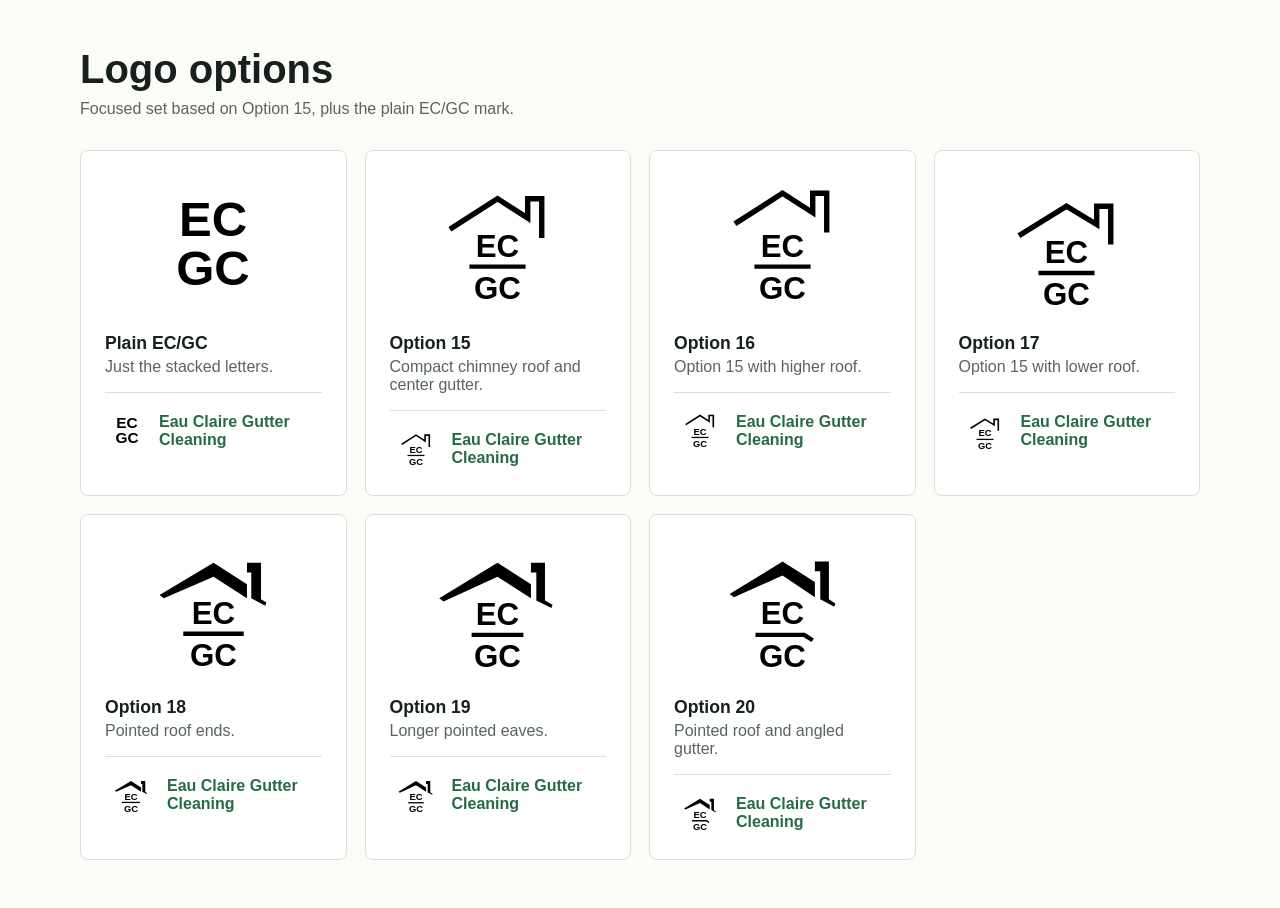
<file: logo-options.html>
<!DOCTYPE html>
<html lang="en">
  <head>
    <meta charset="UTF-8" />
    <meta name="viewport" content="width=device-width, initial-scale=1.0" />
    <title>Logo Options | Eau Claire Gutter Cleaning</title>
    <style>
      :root {
        --ink: #16201c;
        --muted: #58655f;
        --paper: #fbfcf7;
        --line: #d8e2d4;
        --brand: #256b48;
      }

      * {
        box-sizing: border-box;
      }

      body {
        margin: 0;
        color: var(--ink);
        font-family: Arial, Helvetica, sans-serif;
        background: var(--paper);
      }

      main {
        width: min(1120px, calc(100% - 32px));
        margin: 0 auto;
        padding: 48px 0;
      }

      h1 {
        margin: 0 0 10px;
        font-size: 2.5rem;
        line-height: 1.05;
      }

      p {
        margin: 0;
        color: var(--muted);
      }

      .options {
        display: grid;
        grid-template-columns: repeat(4, minmax(0, 1fr));
        gap: 18px;
        margin-top: 32px;
      }

      .option {
        padding: 24px;
        border: 1px solid var(--line);
        border-radius: 8px;
        background: #ffffff;
      }

      .option img {
        display: block;
        width: 100%;
        height: 140px;
        object-fit: contain;
      }

      .option h2 {
        margin: 18px 0 4px;
        font-size: 1.1rem;
      }

      .header-preview {
        display: flex;
        align-items: center;
        gap: 10px;
        min-height: 56px;
        margin-top: 16px;
        padding-top: 16px;
        border-top: 1px solid var(--line);
        color: var(--brand);
        font-weight: 900;
      }

      .header-preview img {
        width: 52px;
        height: 44px;
      }

      @media (max-width: 900px) {
        .options {
          grid-template-columns: repeat(2, minmax(0, 1fr));
        }
      }

      @media (max-width: 520px) {
        .options {
          grid-template-columns: 1fr;
        }
      }
    </style>
  </head>
  <body>
    <main>
      <h1>Logo options</h1>
      <p>Focused set based on Option 15, plus the plain EC/GC mark.</p>

      <section class="options" aria-label="Logo options">
        <article class="option">
          <img src="assets/images/logo-ecgc-plain.svg" alt="Plain EC GC logo" />
          <h2>Plain EC/GC</h2>
          <p>Just the stacked letters.</p>
          <div class="header-preview">
            <img src="assets/images/logo-ecgc-plain.svg" alt="" />
            <span>Eau Claire Gutter Cleaning</span>
          </div>
        </article>
        <article class="option">
          <img src="assets/images/logo-option-15.svg" alt="Logo option 15" />
          <h2>Option 15</h2>
          <p>Compact chimney roof and center gutter.</p>
          <div class="header-preview">
            <img src="assets/images/logo-option-15.svg" alt="" />
            <span>Eau Claire Gutter Cleaning</span>
          </div>
        </article>
        <article class="option">
          <img src="assets/images/logo-option-16.svg" alt="Logo option 16" />
          <h2>Option 16</h2>
          <p>Option 15 with higher roof.</p>
          <div class="header-preview">
            <img src="assets/images/logo-option-16.svg" alt="" />
            <span>Eau Claire Gutter Cleaning</span>
          </div>
        </article>
        <article class="option">
          <img src="assets/images/logo-option-17.svg" alt="Logo option 17" />
          <h2>Option 17</h2>
          <p>Option 15 with lower roof.</p>
          <div class="header-preview">
            <img src="assets/images/logo-option-17.svg" alt="" />
            <span>Eau Claire Gutter Cleaning</span>
          </div>
        </article>
        <article class="option">
          <img src="assets/images/logo-option-18.svg" alt="Logo option 18" />
          <h2>Option 18</h2>
          <p>Pointed roof ends.</p>
          <div class="header-preview">
            <img src="assets/images/logo-option-18.svg" alt="" />
            <span>Eau Claire Gutter Cleaning</span>
          </div>
        </article>
        <article class="option">
          <img src="assets/images/logo-option-19.svg" alt="Logo option 19" />
          <h2>Option 19</h2>
          <p>Longer pointed eaves.</p>
          <div class="header-preview">
            <img src="assets/images/logo-option-19.svg" alt="" />
            <span>Eau Claire Gutter Cleaning</span>
          </div>
        </article>
        <article class="option">
          <img src="assets/images/logo-option-20.svg" alt="Logo option 20" />
          <h2>Option 20</h2>
          <p>Pointed roof and angled gutter.</p>
          <div class="header-preview">
            <img src="assets/images/logo-option-20.svg" alt="" />
            <span>Eau Claire Gutter Cleaning</span>
          </div>
        </article>
      </section>
    </main>
  </body>
</html>
</file>
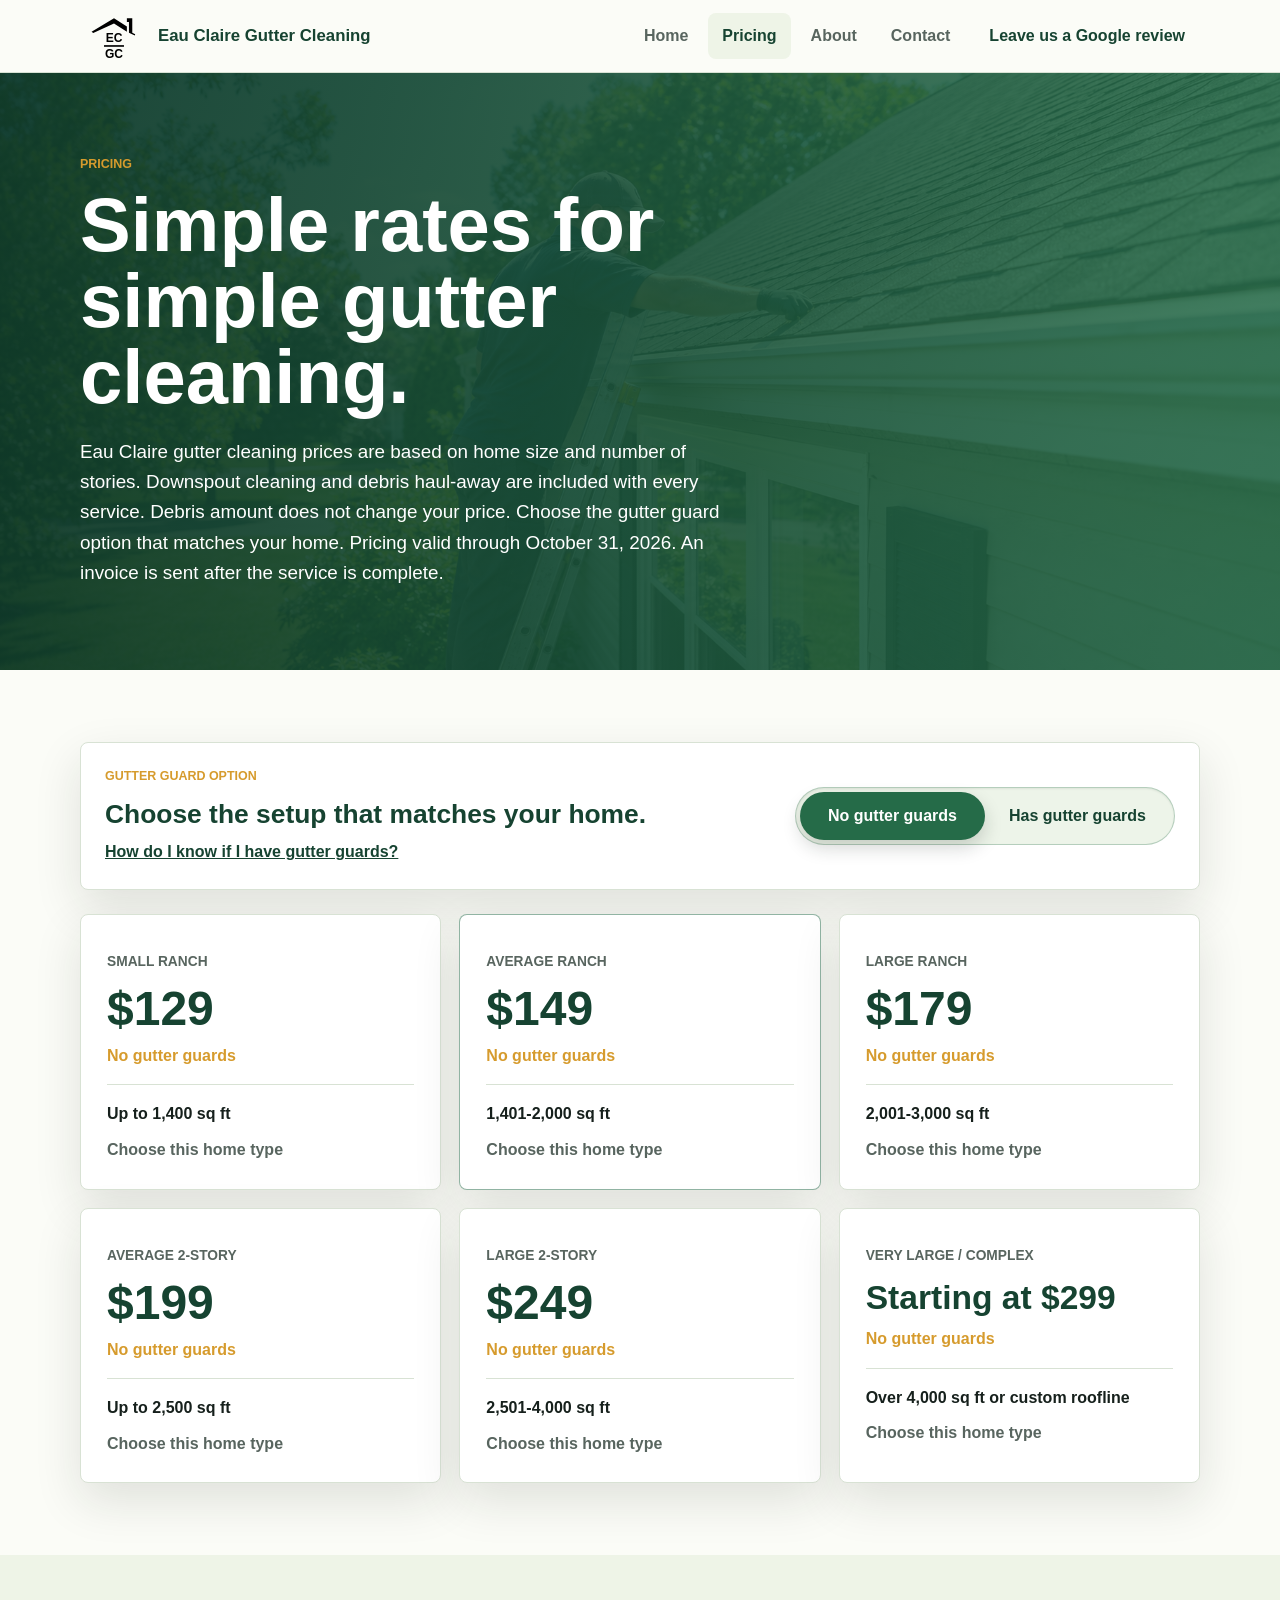
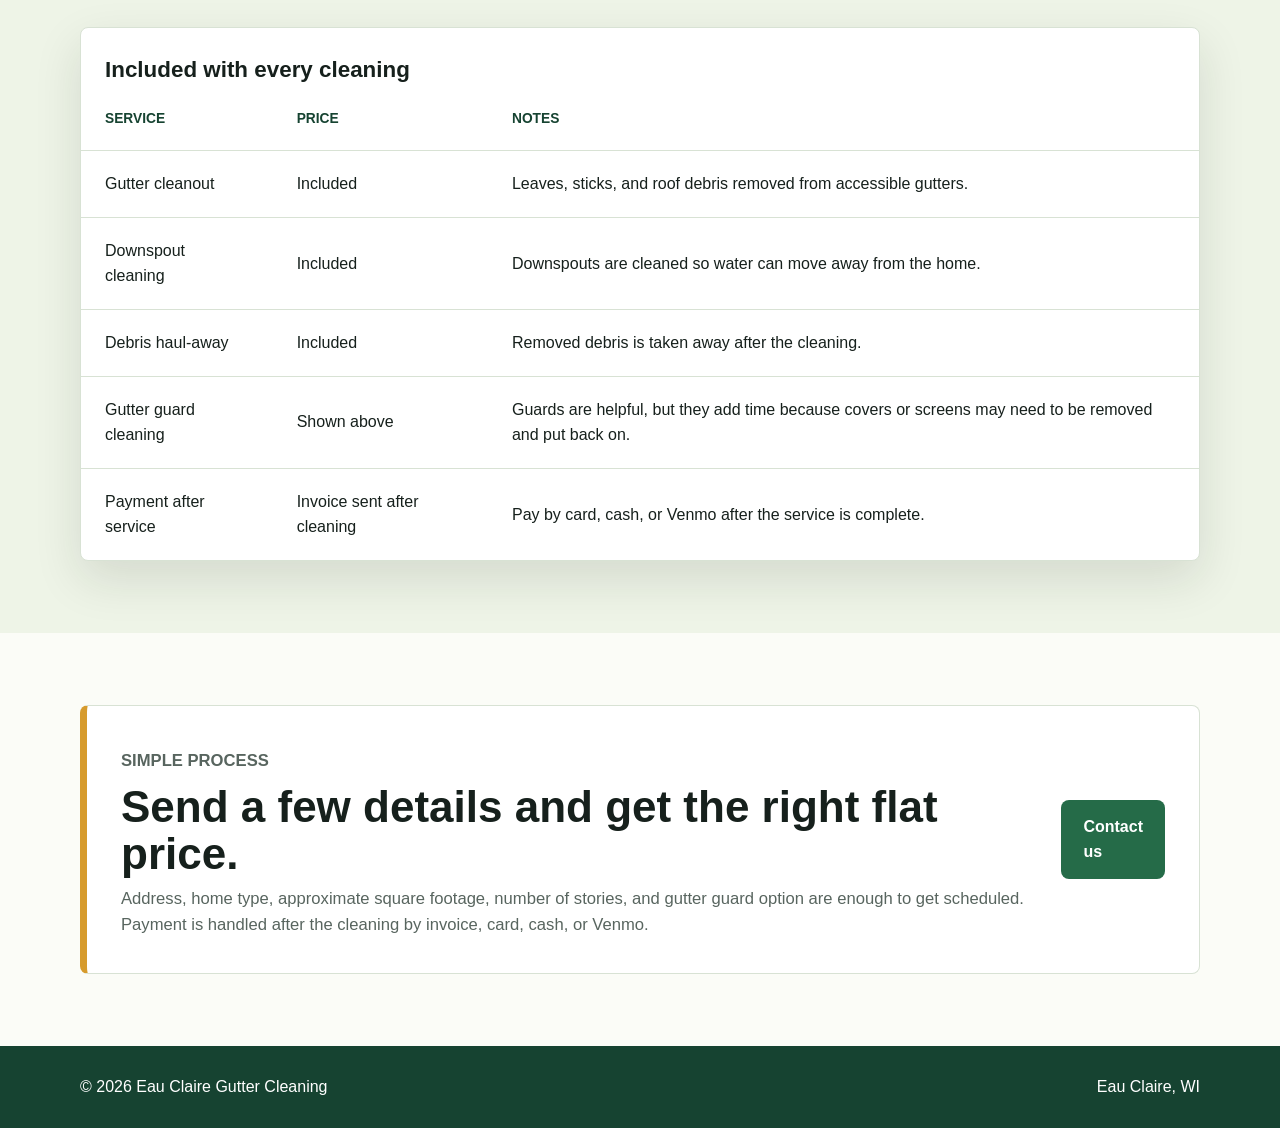
<file: pricing.html>
<!DOCTYPE html>
<html lang="en">
  <head>
    <meta charset="UTF-8" />
    <meta name="viewport" content="width=device-width, initial-scale=1.0" />
    <title>Gutter Cleaning Pricing | Eau Claire Gutter Cleaning</title>
    <meta
      name="description"
      content="View flat Eau Claire gutter cleaning prices by home type, square footage, and gutter guard option. Downspout cleaning and debris haul-away included."
    />
    <meta
      name="keywords"
      content="Eau Claire gutter cleaning pricing, gutter cleaning prices Eau Claire WI, gutter guard cleaning Eau Claire"
    />
    <meta name="robots" content="index, follow" />
    <link rel="canonical" href="https://eauclaireguttercleaning.com/pricing.html" />
    <meta property="og:title" content="Gutter Cleaning Pricing | Eau Claire Gutter Cleaning" />
    <meta
      property="og:description"
      content="Flat gutter cleaning pricing in Eau Claire, WI by home type, square footage, and gutter guard option."
    />
    <meta property="og:type" content="website" />
    <meta property="og:url" content="https://eauclaireguttercleaning.com/pricing.html" />
    <meta property="og:image" content="https://eauclaireguttercleaning.com/assets/images/hero-gutter-cleaning.png" />
    <meta name="twitter:card" content="summary_large_image" />
    <link rel="icon" href="assets/images/logo.svg" type="image/svg+xml" />
    <link rel="stylesheet" href="assets/css/styles.css?v=20261007" />
    <script type="application/ld+json">
      {
        "@context": "https://schema.org",
        "@type": "Service",
        "name": "Eau Claire gutter cleaning",
        "serviceType": "Gutter cleaning",
        "provider": {
          "@type": "HomeAndConstructionBusiness",
          "name": "Eau Claire Gutter Cleaning",
          "url": "https://eauclaireguttercleaning.com/",
          "email": "eauclaireguttercleaning@gmail.com"
        },
        "areaServed": [
          "Eau Claire, WI",
          "Altoona, WI",
          "Chippewa Falls, WI"
        ],
        "offers": [
          {
            "@type": "Offer",
            "name": "Small ranch gutter cleaning",
            "price": "129",
            "priceCurrency": "USD"
          },
          {
            "@type": "Offer",
            "name": "Average ranch gutter cleaning",
            "price": "149",
            "priceCurrency": "USD"
          },
          {
            "@type": "Offer",
            "name": "Large ranch gutter cleaning",
            "price": "179",
            "priceCurrency": "USD"
          },
          {
            "@type": "Offer",
            "name": "Average 2-story gutter cleaning",
            "price": "199",
            "priceCurrency": "USD"
          },
          {
            "@type": "Offer",
            "name": "Large 2-story gutter cleaning",
            "price": "249",
            "priceCurrency": "USD"
          },
          {
            "@type": "Offer",
            "name": "Small ranch gutter cleaning with gutter guards",
            "price": "181",
            "priceCurrency": "USD"
          },
          {
            "@type": "Offer",
            "name": "Average ranch gutter cleaning with gutter guards",
            "price": "209",
            "priceCurrency": "USD"
          },
          {
            "@type": "Offer",
            "name": "Large ranch gutter cleaning with gutter guards",
            "price": "251",
            "priceCurrency": "USD"
          },
          {
            "@type": "Offer",
            "name": "Average 2-story gutter cleaning with gutter guards",
            "price": "279",
            "priceCurrency": "USD"
          },
          {
            "@type": "Offer",
            "name": "Large 2-story gutter cleaning with gutter guards",
            "price": "349",
            "priceCurrency": "USD"
          },
          {
            "@type": "Offer",
            "name": "Very large or complex gutter cleaning",
            "priceSpecification": {
              "@type": "PriceSpecification",
              "minPrice": "299",
              "priceCurrency": "USD"
            }
          },
          {
            "@type": "Offer",
            "name": "Very large or complex gutter cleaning with gutter guards",
            "priceSpecification": {
              "@type": "PriceSpecification",
              "minPrice": "419",
              "priceCurrency": "USD"
            }
          }
        ]
      }
    </script>
  </head>
  <body>
    <header class="site-header">
      <nav class="nav" aria-label="Main navigation">
        <a class="brand" href="index.html">
          <img class="brand-logo" src="assets/images/logo.svg" alt="" />
          <span class="brand-text">Eau Claire Gutter Cleaning</span>
        </a>
        <button class="nav-toggle" type="button" aria-label="Open navigation" aria-expanded="false">
          <span></span>
          <span></span>
          <span></span>
        </button>
        <div class="nav-links">
          <a href="index.html">Home</a>
          <a href="pricing.html" aria-current="page">Pricing</a>
          <a href="about.html">About</a>
          <a href="contact.html">Contact</a>
          <a class="review-link" href="https://g.page/r/CfcEi82NCIwNEBM/review" target="_blank" rel="noopener">Leave us a Google review</a>
        </div>
      </nav>
    </header>

    <main>
      <section class="page-hero">
        <div class="section-inner">
          <p class="eyebrow">Pricing</p>
          <h1>Simple rates for simple gutter cleaning.</h1>
          <p>
            Eau Claire gutter cleaning prices are based on home size and number of stories. Downspout cleaning and
            debris haul-away are included with every service. Debris amount does not change your price. Choose the
            gutter guard option that matches your home. Pricing valid through October 31, 2026. An invoice is sent
            after the service is complete.
          </p>
        </div>
      </section>

      <section class="section">
        <div class="section-inner">
          <div class="pricing-controls">
            <div>
              <p class="eyebrow">Gutter guard option</p>
              <h2>Choose the setup that matches your home.</h2>
              <a class="helper-link" href="gutter-guards.html">How do I know if I have gutter guards?</a>
            </div>
            <fieldset class="pricing-toggle">
              <legend>Gutter guard pricing option</legend>
              <div class="toggle-options">
                <label class="toggle-option">
                  <input type="radio" name="gutter_guard_pricing" value="no" checked />
                  <span>No gutter guards</span>
                </label>
                <label class="toggle-option">
                  <input type="radio" name="gutter_guard_pricing" value="yes" />
                  <span>Has gutter guards</span>
                </label>
              </div>
            </fieldset>
          </div>
          <div class="pricing-grid">
            <a
              class="price-card price-card-link"
              href="contact.html?homeType=small-ranch"
              data-home-type="small-ranch"
              data-base-price="$129"
              data-guard-price="$181"
            >
              <p class="price-label">Small ranch</p>
              <h2 class="price-value">$129</h2>
              <p class="guard-note">No gutter guards</p>
              <p class="price-meta">Up to 1,400 sq ft</p>
              <p class="price-action">Choose this home type</p>
            </a>
            <a
              class="price-card price-card-link featured"
              href="contact.html?homeType=average-ranch"
              data-home-type="average-ranch"
              data-base-price="$149"
              data-guard-price="$209"
            >
              <p class="price-label">Average ranch</p>
              <h2 class="price-value">$149</h2>
              <p class="guard-note">No gutter guards</p>
              <p class="price-meta">1,401-2,000 sq ft</p>
              <p class="price-action">Choose this home type</p>
            </a>
            <a
              class="price-card price-card-link"
              href="contact.html?homeType=large-ranch"
              data-home-type="large-ranch"
              data-base-price="$179"
              data-guard-price="$251"
            >
              <p class="price-label">Large ranch</p>
              <h2 class="price-value">$179</h2>
              <p class="guard-note">No gutter guards</p>
              <p class="price-meta">2,001-3,000 sq ft</p>
              <p class="price-action">Choose this home type</p>
            </a>
            <a
              class="price-card price-card-link"
              href="contact.html?homeType=average-2-story"
              data-home-type="average-2-story"
              data-base-price="$199"
              data-guard-price="$279"
            >
              <p class="price-label">Average 2-story</p>
              <h2 class="price-value">$199</h2>
              <p class="guard-note">No gutter guards</p>
              <p class="price-meta">Up to 2,500 sq ft</p>
              <p class="price-action">Choose this home type</p>
            </a>
            <a
              class="price-card price-card-link"
              href="contact.html?homeType=large-2-story"
              data-home-type="large-2-story"
              data-base-price="$249"
              data-guard-price="$349"
            >
              <p class="price-label">Large 2-story</p>
              <h2 class="price-value">$249</h2>
              <p class="guard-note">No gutter guards</p>
              <p class="price-meta">2,501-4,000 sq ft</p>
              <p class="price-action">Choose this home type</p>
            </a>
            <a
              class="price-card price-card-link"
              href="contact.html?homeType=very-large-complex"
              data-home-type="very-large-complex"
              data-base-price="Starting at $299"
              data-guard-price="Starting at $419"
            >
              <p class="price-label">Very large / complex</p>
              <h2 class="price-value long-price">Starting at $299</h2>
              <p class="guard-note">No gutter guards</p>
              <p class="price-meta">Over 4,000 sq ft or custom roofline</p>
              <p class="price-action">Choose this home type</p>
            </a>
          </div>
        </div>
      </section>

      <section class="section section-muted">
        <div class="section-inner">
          <div class="pricing-table-wrap">
            <table class="pricing-table">
              <caption>
                Included with every cleaning
              </caption>
              <thead>
                <tr>
                  <th scope="col">Service</th>
                  <th scope="col">Price</th>
                  <th scope="col">Notes</th>
                </tr>
              </thead>
              <tbody>
                <tr>
                  <td>Gutter cleanout</td>
                  <td>Included</td>
                  <td>Leaves, sticks, and roof debris removed from accessible gutters.</td>
                </tr>
                <tr>
                  <td>Downspout cleaning</td>
                  <td>Included</td>
                  <td>Downspouts are cleaned so water can move away from the home.</td>
                </tr>
                <tr>
                  <td>Debris haul-away</td>
                  <td>Included</td>
                  <td>Removed debris is taken away after the cleaning.</td>
                </tr>
                <tr>
                  <td>Gutter guard cleaning</td>
                  <td>Shown above</td>
                  <td>Guards are helpful, but they add time because covers or screens may need to be removed and put back on.</td>
                </tr>
                <tr>
                  <td>Payment after service</td>
                  <td>Invoice sent after cleaning</td>
                  <td>Pay by card, cash, or Venmo after the service is complete.</td>
                </tr>
              </tbody>
            </table>
          </div>
        </div>
      </section>

      <section class="section">
        <div class="section-inner cta-band">
          <div>
            <p class="eyebrow">Simple process</p>
            <h2>Send a few details and get the right flat price.</h2>
            <p>
              Address, home type, approximate square footage, number of stories, and gutter guard option are enough to
              get scheduled. Payment is handled after the cleaning by invoice, card, cash, or Venmo.
            </p>
          </div>
          <a class="button button-primary" href="contact.html">Contact us</a>
        </div>
      </section>
    </main>

    <footer class="site-footer">
      <div class="footer-inner">
        <p>&copy; 2026 Eau Claire Gutter Cleaning</p>
        <p>Eau Claire, WI</p>
      </div>
    </footer>

    <script>
      const pricingCards = document.querySelectorAll(".price-card-link");
      const gutterGuardPricingInputs = document.querySelectorAll('input[name="gutter_guard_pricing"]');
      const pricingParams = new URLSearchParams(window.location.search);
      const selectedGuardPricing = pricingParams.get("gutterGuards");

      if (selectedGuardPricing === "yes") {
        document.querySelector('input[name="gutter_guard_pricing"][value="yes"]').checked = true;
      }

      const updatePricingCards = () => {
        const hasGuards = document.querySelector('input[name="gutter_guard_pricing"]:checked').value === "yes";

        pricingCards.forEach((card) => {
          const price = hasGuards ? card.dataset.guardPrice : card.dataset.basePrice;
          const params = new URLSearchParams({
            homeType: card.dataset.homeType,
            gutterGuards: hasGuards ? "yes" : "no"
          });

          card.querySelector(".price-value").textContent = price;
          card.querySelector(".guard-note").textContent = hasGuards ? "With gutter guards" : "No gutter guards";
          card.href = `contact.html?${params.toString()}`;
        });
      };

      gutterGuardPricingInputs.forEach((input) => {
        input.addEventListener("change", updatePricingCards);
      });

      updatePricingCards();

      const navToggle = document.querySelector(".nav-toggle");
      const navLinks = document.querySelector(".nav-links");

      navToggle.addEventListener("click", () => {
        const expanded = navToggle.getAttribute("aria-expanded") === "true";
        navToggle.setAttribute("aria-expanded", String(!expanded));
        navLinks.classList.toggle("is-open");
      });
    </script>
  </body>
</html>
</file>
<file: assets/css/styles.css>
:root {
  --ink: #16201c;
  --muted: #58655f;
  --paper: #fbfcf7;
  --surface: #ffffff;
  --soft: #eef4e7;
  --brand: #256b48;
  --brand-dark: #164331;
  --accent: #d69b2d;
  --line: #d8e2d4;
  --shadow: 0 18px 48px rgba(22, 32, 28, 0.12);
}

* {
  box-sizing: border-box;
}

html {
  scroll-behavior: smooth;
}

body {
  margin: 0;
  color: var(--ink);
  font-family: Arial, Helvetica, sans-serif;
  line-height: 1.6;
  background: var(--paper);
}

a {
  color: inherit;
}

img {
  display: block;
  max-width: 100%;
}

.site-header {
  position: sticky;
  top: 0;
  z-index: 20;
  background: rgba(251, 252, 247, 0.96);
  border-bottom: 1px solid var(--line);
  backdrop-filter: blur(12px);
}

.nav {
  width: min(1120px, calc(100% - 32px));
  min-height: 72px;
  margin: 0 auto;
  display: flex;
  align-items: center;
  justify-content: space-between;
  gap: 24px;
}

.brand {
  display: inline-flex;
  align-items: center;
  gap: 10px;
  color: var(--brand-dark);
  font-size: 1.05rem;
  font-weight: 800;
  line-height: 1.15;
  text-decoration: none;
}

.brand-logo {
  width: 68px;
  height: 54px;
  flex: 0 0 auto;
}

.brand-text {
  min-width: 0;
}

.nav-links {
  display: flex;
  align-items: center;
  gap: 6px;
}

.nav-links a {
  min-height: 42px;
  padding: 10px 14px;
  border-radius: 8px;
  color: var(--muted);
  font-weight: 700;
  text-decoration: none;
}

.nav-links a:hover,
.nav-links a[aria-current="page"] {
  color: var(--brand-dark);
  background: var(--soft);
}

.nav-links a.review-link {
  margin-left: 4px;
  color: var(--brand-dark);
  border: 1px solid transparent;
  background: transparent;
  white-space: nowrap;
}

.nav-links a.review-link:hover {
  color: var(--brand-dark);
  border-color: var(--accent);
  background: transparent;
}

.nav-toggle {
  display: none;
  width: 44px;
  height: 44px;
  border: 1px solid var(--line);
  border-radius: 8px;
  background: var(--surface);
  cursor: pointer;
}

.nav-toggle span {
  display: block;
  width: 20px;
  height: 2px;
  margin: 4px auto;
  background: var(--ink);
}

.hero {
  position: relative;
  min-height: min(680px, 76svh);
  display: flex;
  align-items: center;
  overflow: hidden;
  background-image: url("../images/hero-gutter-cleaning.png");
  background-position: center;
  background-size: cover;
}

.hero::after {
  position: absolute;
  inset: 0;
  content: "";
  background: linear-gradient(90deg, rgba(8, 24, 17, 0.72), rgba(8, 24, 17, 0.42) 48%, rgba(8, 24, 17, 0.1));
}

.hero-content {
  position: relative;
  z-index: 1;
  width: min(1120px, calc(100% - 32px));
  margin: 0 auto;
  padding: 72px 0;
  color: #ffffff;
}

.hero-content h1,
.page-hero h1 {
  max-width: 780px;
  margin: 0;
  font-size: 4.75rem;
  line-height: 1;
  letter-spacing: 0;
}

.hero-content p:not(.eyebrow),
.page-hero p:not(.eyebrow) {
  max-width: 640px;
  margin: 22px 0 0;
  font-size: 1.18rem;
}

.hero-actions {
  display: flex;
  flex-wrap: wrap;
  gap: 14px;
  margin-top: 32px;
}

.button {
  display: inline-flex;
  min-height: 48px;
  align-items: center;
  justify-content: center;
  padding: 12px 20px;
  border: 2px solid transparent;
  border-radius: 8px;
  font-weight: 800;
  text-decoration: none;
  cursor: pointer;
}

.button-primary {
  color: #ffffff;
  background: var(--brand);
}

.button-primary:hover {
  background: var(--brand-dark);
}

.button-secondary {
  color: #ffffff;
  border-color: rgba(255, 255, 255, 0.76);
  background: rgba(255, 255, 255, 0.12);
}

.button-secondary:hover {
  background: rgba(255, 255, 255, 0.2);
}

.button-outline {
  color: var(--brand-dark);
  border-color: rgba(37, 107, 72, 0.42);
  background: #ffffff;
}

.button-outline:hover {
  border-color: var(--brand);
  background: var(--soft);
}

.section {
  padding: 72px 0;
}

.section-muted {
  background: var(--soft);
}

.section-inner {
  width: min(1120px, calc(100% - 32px));
  margin: 0 auto;
}

.split {
  display: grid;
  grid-template-columns: minmax(0, 0.9fr) minmax(0, 1.1fr);
  gap: 48px;
  align-items: start;
}

.eyebrow {
  margin: 0 0 12px;
  color: var(--accent);
  font-size: 0.78rem;
  font-weight: 900;
  letter-spacing: 0;
  text-transform: uppercase;
}

.section h2,
.contact-panel h2 {
  margin: 0;
  font-size: 2.75rem;
  line-height: 1.08;
  letter-spacing: 0;
}

.section-lead,
.stack p,
.cta-band p,
.contact-panel p {
  margin: 0;
  color: var(--muted);
  font-size: 1.04rem;
}

.stack {
  display: grid;
  gap: 18px;
}

.card-grid,
.pricing-grid {
  display: grid;
  grid-template-columns: repeat(3, minmax(0, 1fr));
  gap: 18px;
}

.info-card,
.price-card,
.contact-panel,
.contact-form {
  border: 1px solid var(--line);
  border-radius: 8px;
  background: var(--surface);
  box-shadow: var(--shadow);
}

.info-card,
.price-card {
  padding: 26px;
}

.info-card h3,
.price-card h2,
.price-card p {
  margin: 0;
}

.info-card h3 {
  margin-top: 18px;
  font-size: 1.2rem;
}

.info-card p,
.price-card p {
  margin-top: 10px;
  color: var(--muted);
}

.icon {
  display: inline-flex;
  width: 38px;
  height: 38px;
  align-items: center;
  justify-content: center;
  border-radius: 50%;
  color: var(--brand-dark);
  font-weight: 900;
  background: #e4f0dd;
}

.reasons-block {
  display: grid;
  grid-template-columns: minmax(0, 0.85fr) minmax(0, 1.15fr);
  gap: 42px;
  align-items: start;
  margin-top: 48px;
}

.reasons-list {
  counter-reset: gutter-reasons;
  display: grid;
  gap: 14px;
  margin: 0;
  padding: 0;
  list-style: none;
}

.reasons-list li {
  counter-increment: gutter-reasons;
  display: grid;
  grid-template-columns: 38px minmax(0, 1fr);
  gap: 14px;
  align-items: start;
  color: var(--muted);
  font-weight: 700;
}

.reasons-list li::before {
  content: counter(gutter-reasons);
  display: inline-flex;
  width: 38px;
  height: 38px;
  align-items: center;
  justify-content: center;
  border: 1px solid rgba(37, 107, 72, 0.2);
  border-radius: 50%;
  color: var(--brand-dark);
  font-weight: 900;
  background: rgba(255, 255, 255, 0.7);
}

.before-after-header {
  display: grid;
  gap: 12px;
  max-width: 760px;
  margin-bottom: 28px;
}

.photo-section-header {
  display: grid;
  gap: 12px;
  max-width: 760px;
  margin-bottom: 28px;
}

.photo-section-header .eyebrow {
  margin: 0;
  color: var(--brand);
}

#our-work {
  scroll-margin-top: 88px;
}

.work-photo-grid {
  display: grid;
  grid-template-columns: repeat(3, minmax(0, 1fr));
  gap: 22px;
}

.work-photo-card {
  margin: 0;
  overflow: hidden;
  border: 1px solid var(--line);
  border-radius: 8px;
  background: var(--surface);
}

.work-photo-card img {
  width: 100%;
  height: auto;
  aspect-ratio: 3 / 4;
  object-fit: cover;
}

.work-photo-card figcaption {
  padding: 20px;
}

.work-photo-card h3 {
  margin: 0;
  color: var(--brand-dark);
  font-size: 1.15rem;
  line-height: 1.3;
}

.work-photo-card p {
  margin: 8px 0 0;
  color: var(--muted);
}

.work-photo-grid-details img {
  aspect-ratio: 1;
}

.work-photo-grid-details .work-photo-moss {
  object-position: right center;
}

.work-photo-grid-details .work-photo-card:last-child img {
  object-position: center 35%;
}

.before-after-grid {
  display: grid;
  grid-template-columns: repeat(2, minmax(0, 1fr));
  gap: 18px;
}

.before-after-card {
  margin: 0;
  overflow: hidden;
  border: 1px solid var(--line);
  border-radius: 8px;
  background: var(--surface);
  box-shadow: var(--shadow);
}

.before-after-card img {
  width: 100%;
  aspect-ratio: 4 / 3;
  object-fit: cover;
}

.before-after-card figcaption {
  padding: 16px;
  color: var(--brand-dark);
  font-weight: 800;
  line-height: 1.35;
}

.cta-band {
  display: flex;
  align-items: center;
  justify-content: space-between;
  gap: 28px;
  padding: 34px;
  border: 1px solid var(--line);
  border-left: 7px solid var(--accent);
  border-radius: 8px;
  background: var(--surface);
}

.cta-band h2,
.cta-band p {
  margin-top: 8px;
}

.page-hero {
  padding: 82px 0;
  color: #ffffff;
  background:
    linear-gradient(90deg, rgba(15, 58, 42, 0.94), rgba(37, 107, 72, 0.86)),
    url("../images/hero-gutter-cleaning.png") center / cover;
}

.price-card.featured {
  border-color: rgba(37, 107, 72, 0.5);
}

.pricing-controls {
  display: grid;
  grid-template-columns: minmax(0, 1fr) auto;
  gap: 24px;
  align-items: center;
  margin-bottom: 24px;
  padding: 24px;
  border: 1px solid var(--line);
  border-radius: 8px;
  background: var(--surface);
  box-shadow: var(--shadow);
}

.pricing-controls h2 {
  margin: 0;
  color: var(--brand-dark);
  font-size: 1.65rem;
  line-height: 1.15;
}

.pricing-controls p:not(.eyebrow) {
  margin: 8px 0 0;
  color: var(--muted);
}

.helper-link {
  display: inline-flex;
  margin-top: 10px;
  color: var(--brand-dark);
  font-weight: 900;
}

.pricing-toggle,
.guard-options {
  margin: 0;
  padding: 0;
  border: 0;
}

.guard-options legend {
  margin-bottom: 8px;
  color: var(--brand-dark);
  font-weight: 800;
}

.pricing-toggle legend {
  position: absolute;
  width: 1px;
  height: 1px;
  margin: -1px;
  padding: 0;
  overflow: hidden;
  clip: rect(0, 0, 0, 0);
  white-space: nowrap;
  border: 0;
}

.pricing-toggle {
  justify-self: end;
}

.pricing-toggle .toggle-options {
  position: relative;
  display: grid;
  grid-template-columns: repeat(2, minmax(0, 1fr));
  gap: 0;
  width: min(100vw - 64px, 380px);
  padding: 4px;
  border: 1px solid rgba(37, 107, 72, 0.28);
  border-radius: 999px;
  background: #edf4e9;
  box-shadow: inset 0 1px 2px rgba(22, 32, 28, 0.08);
}

.pricing-toggle .toggle-options::before {
  position: absolute;
  top: 4px;
  bottom: 4px;
  left: 4px;
  width: calc((100% - 8px) / 2);
  border-radius: 999px;
  content: "";
  background: var(--brand);
  box-shadow: 0 8px 18px rgba(22, 32, 28, 0.18);
  transition: transform 180ms ease;
}

.pricing-toggle:has(input[value="yes"]:checked) .toggle-options::before {
  transform: translateX(100%);
}

.toggle-options {
  display: grid;
  gap: 10px;
}

.toggle-option {
  display: grid;
  grid-template-columns: auto minmax(0, 1fr);
  gap: 10px;
  align-items: center;
  min-width: 230px;
  padding: 12px 14px;
  border: 1px solid var(--line);
  border-radius: 8px;
  color: var(--brand-dark);
  font-weight: 900;
  background: #f8faf5;
  cursor: pointer;
}

.toggle-option:hover,
.toggle-option:has(input:checked) {
  border-color: rgba(37, 107, 72, 0.7);
  background: #eef4e7;
}

.toggle-option input {
  width: 18px;
  height: 18px;
  margin: 0;
  accent-color: var(--brand);
}

.pricing-toggle .toggle-option {
  position: relative;
  z-index: 1;
  display: flex;
  min-width: 0;
  min-height: 48px;
  align-items: center;
  justify-content: center;
  padding: 10px 14px;
  border: 0;
  border-radius: 999px;
  color: var(--brand-dark);
  line-height: 1.15;
  text-align: center;
  background: transparent;
}

.pricing-toggle .toggle-option:hover,
.pricing-toggle .toggle-option:has(input:checked) {
  border-color: transparent;
  background: transparent;
}

.pricing-toggle .toggle-option:has(input:checked) {
  color: #ffffff;
}

.pricing-toggle .toggle-option:has(input:focus-visible) {
  outline: 3px solid rgba(214, 155, 45, 0.38);
  outline-offset: -2px;
}

.pricing-toggle .toggle-option input {
  position: absolute;
  inset: 0;
  width: 100%;
  height: 100%;
  opacity: 0;
  cursor: pointer;
}

.price-label {
  color: var(--brand-dark);
  font-size: 0.86rem;
  font-weight: 900;
  text-transform: uppercase;
}

.price-card h2 {
  margin-top: 12px;
  color: var(--brand-dark);
  font-size: 3rem;
  line-height: 1;
}

.price-card-link {
  display: block;
  color: inherit;
  text-decoration: none;
  transition:
    border-color 160ms ease,
    box-shadow 160ms ease,
    transform 160ms ease;
}

.price-card-link:hover,
.price-card-link:focus-visible {
  border-color: rgba(37, 107, 72, 0.7);
  box-shadow: 0 22px 56px rgba(22, 32, 28, 0.18);
  transform: translateY(-3px);
  outline: none;
}

.price-card .long-price {
  font-size: 2.1rem;
  line-height: 1.12;
}

.price-card .guard-note {
  color: var(--accent);
  font-weight: 900;
}

.price-card .price-meta {
  margin-top: 16px;
  padding-top: 16px;
  border-top: 1px solid var(--line);
  color: var(--ink);
  font-weight: 800;
}

.price-action {
  color: var(--brand);
  font-weight: 900;
}

.pricing-table-wrap {
  overflow-x: auto;
  border: 1px solid var(--line);
  border-radius: 8px;
  background: var(--surface);
  box-shadow: var(--shadow);
}

.pricing-table {
  width: 100%;
  min-width: 640px;
  border-collapse: collapse;
}

.pricing-table caption {
  padding: 24px 24px 0;
  text-align: left;
  color: var(--ink);
  font-size: 1.4rem;
  font-weight: 800;
}

.pricing-table th,
.pricing-table td {
  padding: 20px 24px;
  border-bottom: 1px solid var(--line);
  text-align: left;
}

.pricing-table th {
  color: var(--brand-dark);
  font-size: 0.86rem;
  text-transform: uppercase;
}

.pricing-table .price-column {
  color: var(--brand-dark);
  font-weight: 900;
  white-space: nowrap;
}

.pricing-table tr:last-child td {
  border-bottom: 0;
}

.contact-layout {
  display: grid;
  grid-template-columns: minmax(280px, 0.85fr) minmax(0, 1.15fr);
  gap: 22px;
  align-items: start;
}

.contact-panel,
.contact-form {
  padding: 28px;
}

.contact-panel {
  display: grid;
  gap: 16px;
}

.contact-panel a {
  color: var(--brand-dark);
  font-weight: 800;
}

.contact-form {
  display: grid;
  gap: 10px;
}

.contact-form label {
  color: var(--brand-dark);
  font-weight: 800;
}

.home-options {
  display: grid;
  gap: 10px;
  margin: 8px 0 2px;
  padding: 0;
  border: 0;
}

.home-options legend {
  margin-bottom: 2px;
  color: var(--brand-dark);
  font-weight: 800;
}

.home-option {
  display: grid;
  grid-template-columns: auto minmax(0, 1fr) auto;
  gap: 12px;
  align-items: center;
  padding: 14px;
  border: 1px solid var(--line);
  border-radius: 8px;
  background: #f8faf5;
  cursor: pointer;
}

.home-option:hover,
.home-option:has(input:checked) {
  border-color: rgba(37, 107, 72, 0.7);
  background: #eef4e7;
}

.home-option input {
  width: 18px;
  height: 18px;
  margin: 0;
  accent-color: var(--brand);
}

.home-option span {
  display: grid;
  gap: 2px;
}

.home-option small {
  color: var(--muted);
  font-size: 0.9rem;
}

.home-option b {
  color: var(--brand-dark);
  white-space: nowrap;
}

.guard-options {
  display: grid;
  gap: 10px;
  margin: 8px 0 2px;
}

.guard-help {
  margin: 2px 0 4px;
  color: var(--muted);
  font-size: 0.92rem;
  font-weight: 700;
}

.guard-help a {
  color: var(--brand-dark);
  font-weight: 900;
}

.optional-text {
  color: var(--muted);
  font-weight: 700;
}

.contact-form input:not([type="radio"]),
.contact-form textarea {
  width: 100%;
  padding: 13px 14px;
  border: 1px solid #bdcbc2;
  border-radius: 8px;
  color: var(--ink);
  font: inherit;
  background: #ffffff;
}

.contact-form input:not([type="radio"]):focus,
.contact-form textarea:focus {
  outline: 3px solid rgba(214, 155, 45, 0.34);
  border-color: var(--accent);
}

.contact-form button {
  justify-self: start;
  margin-top: 8px;
}

.contact-form button:disabled {
  cursor: wait;
  opacity: 0.7;
}

.form-status {
  min-height: 1.5em;
  margin: 4px 0 0;
  padding: 0;
  border-radius: 8px;
  color: var(--muted);
  font-weight: 800;
}

.form-status.is-success {
  padding: 14px 16px;
  border: 1px solid #8ac29b;
  color: #17462d;
  background: #e7f7eb;
}

.form-status.is-error {
  padding: 14px 16px;
  border: 1px solid #f1b68c;
  color: #9a3412;
  background: #fff4ea;
}

.site-footer {
  padding: 28px 0;
  color: #ffffff;
  background: var(--brand-dark);
}

.footer-inner {
  width: min(1120px, calc(100% - 32px));
  margin: 0 auto;
  display: flex;
  justify-content: space-between;
  gap: 18px;
}

.footer-inner p {
  margin: 0;
}

.guard-layout {
  display: grid;
  grid-template-columns: minmax(0, 1.05fr) minmax(280px, 0.95fr);
  gap: 28px;
  align-items: start;
}

.guard-graphic {
  padding: 14px;
  border: 1px solid var(--line);
  border-radius: 8px;
  background: var(--surface);
  box-shadow: var(--shadow);
}

.guard-copy {
  display: grid;
  gap: 16px;
}

.guard-photo-grid {
  display: grid;
  grid-template-columns: repeat(2, minmax(0, 1fr));
  gap: 14px;
}

.guard-photo-card {
  margin: 0;
  overflow: hidden;
  border: 1px solid var(--line);
  border-radius: 8px;
  background: var(--paper);
}

.guard-photo-card img {
  width: 100%;
  height: clamp(220px, 24vw, 300px);
  aspect-ratio: 4 / 3;
  object-fit: cover;
}

.guard-photo-card:first-child img {
  object-position: center 72%;
}

.guard-photo-card:nth-child(2) img {
  object-position: center 56%;
}

.guard-photo-card figcaption {
  padding: 12px 10px;
  color: var(--brand-dark);
  font-weight: 900;
  line-height: 1.2;
  text-align: center;
}

.guard-copy h2,
.guard-copy h3,
.guard-copy p {
  margin: 0;
}

.guard-copy h2 {
  color: var(--brand-dark);
  font-size: 2.35rem;
  line-height: 1.08;
}

.guard-copy h3 {
  color: var(--brand-dark);
  font-size: 1.1rem;
}

.guard-copy p,
.guard-copy li {
  color: var(--muted);
}

.guard-copy ul {
  margin: 0;
  padding-left: 20px;
}

.guard-note-panel {
  padding: 18px;
  border: 1px solid var(--line);
  border-left: 7px solid var(--accent);
  border-radius: 8px;
  background: var(--surface);
}

@media (max-width: 940px) {
  .nav {
    min-height: 64px;
  }

  .nav-toggle {
    display: block;
  }

  .nav-links {
    position: absolute;
    top: 64px;
    left: 0;
    right: 0;
    display: none;
    padding: 12px 16px 18px;
    border-bottom: 1px solid var(--line);
    background: var(--paper);
  }

  .nav-links.is-open {
    display: grid;
  }

  .nav-links a {
    width: 100%;
  }

  .nav-links a.review-link {
    margin-left: 0;
    text-align: center;
  }
}

@media (max-width: 820px) {
  .hero {
    min-height: 66svh;
    background-position: 58% center;
  }

  .hero::after {
    background: rgba(8, 24, 17, 0.64);
  }

  .hero-content {
    padding: 54px 0;
  }

  .hero-content h1,
  .page-hero h1 {
    font-size: 3.3rem;
  }

  .section h2,
  .contact-panel h2 {
    font-size: 2.25rem;
  }

  .split,
  .card-grid,
  .pricing-grid,
  .contact-layout,
  .pricing-controls,
  .reasons-block,
  .before-after-grid,
  .guard-layout {
    grid-template-columns: 1fr;
  }

  .section {
    padding: 54px 0;
  }

  .page-hero {
    padding: 62px 0;
  }

  .cta-band,
  .footer-inner {
    align-items: flex-start;
    flex-direction: column;
  }

  .pricing-controls {
    align-items: stretch;
  }

  .pricing-toggle {
    justify-self: stretch;
  }

  .pricing-toggle .toggle-options {
    width: 100%;
  }

  .pricing-toggle .toggle-option {
    min-height: 46px;
    padding-right: 10px;
    padding-left: 10px;
    font-size: 0.92rem;
  }
}

@media (max-width: 480px) {
  .brand {
    max-width: 210px;
    font-size: 0.94rem;
    line-height: 1.15;
  }

  .hero-actions,
  .button,
  .contact-form button {
    width: 100%;
  }

  .hero-content h1,
  .page-hero h1 {
    font-size: 2.45rem;
  }

  .section h2,
  .contact-panel h2 {
    font-size: 1.9rem;
  }

  .button {
    padding-right: 14px;
    padding-left: 14px;
  }

  .info-card,
  .price-card,
  .contact-panel,
  .contact-form,
  .cta-band,
  .pricing-controls {
    padding: 22px;
  }

  .guard-photo-grid {
    grid-template-columns: 1fr;
  }

  .home-option {
    grid-template-columns: auto minmax(0, 1fr);
    align-items: start;
  }

  .home-option b {
    grid-column: 2;
  }
}

@media (max-width: 700px) {
  .work-photo-grid {
    grid-template-columns: 1fr;
  }

  .work-photo-card img {
    max-height: 480px;
  }
}
</file>
